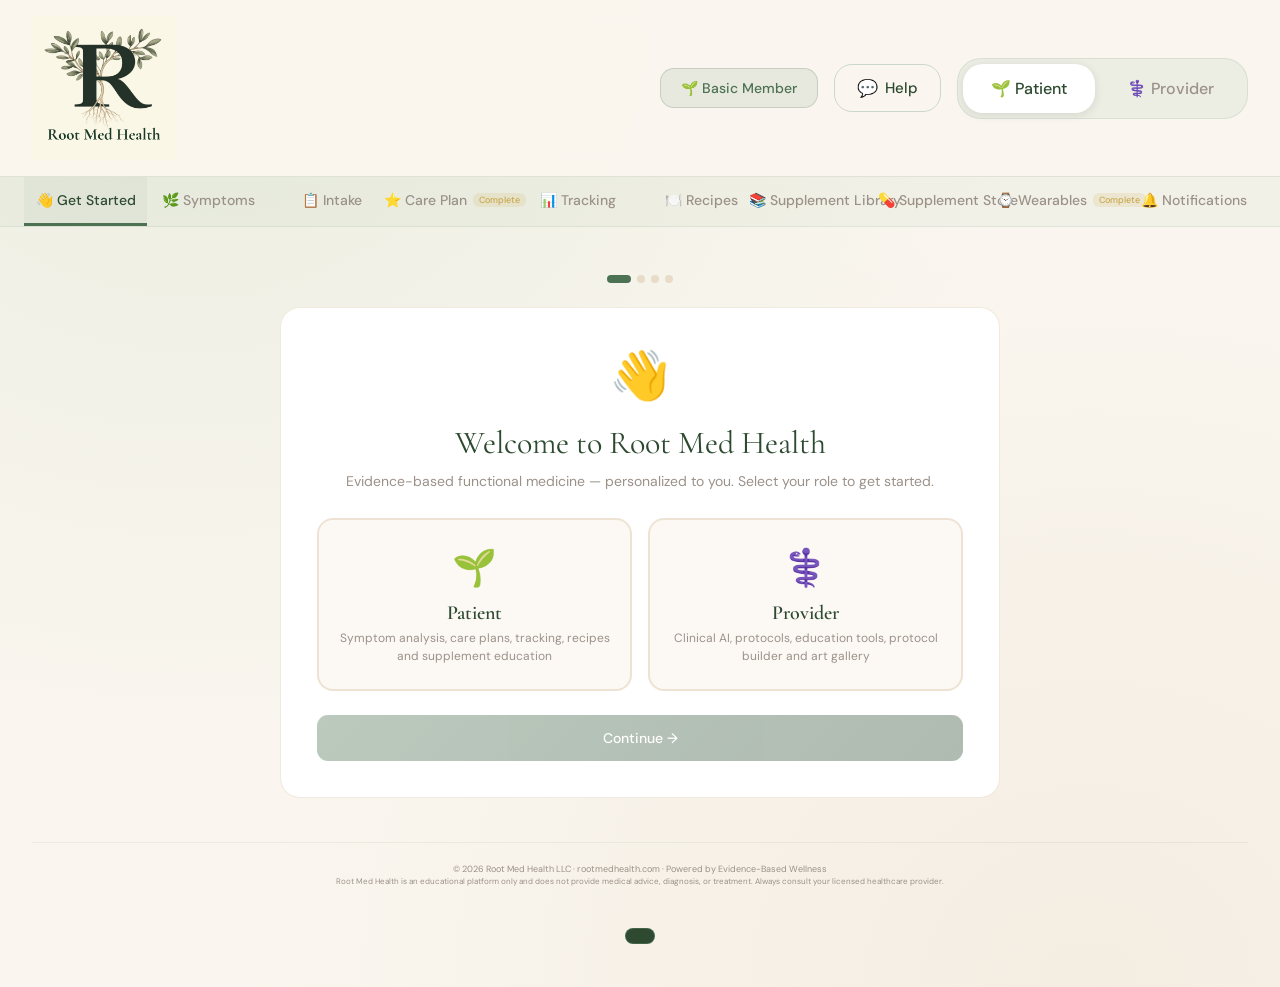
<file: index.html>
<!DOCTYPE html>
<html lang="en">
<head>
<meta charset="UTF-8">
<meta name="viewport" content="width=device-width, initial-scale=1.0">
<meta name="description" content="Root Med Health — Evidence-based functional medicine personalized to you">
<meta name="theme-color" content="#2d4a30">
<title>Root Med Health</title>
<link rel="manifest" href="/manifest.json">
<link rel="apple-touch-icon" href="/icons/icon-180.png">
<link href="https://fonts.googleapis.com/css2?family=Cormorant+Garamond:ital,wght@0,300;0,400;0,500;0,600;1,300;1,400&family=DM+Sans:wght@300;400;500&display=swap" rel="stylesheet">
<link rel="stylesheet" href="styles.css">
</head>
<body class="patient-mode">

<!-- HEADER -->
<div class="header">
  <div class="logo" onclick="switchTab(isProvider?'dashboard':'symptoms',null)">
    <img src="/logo.png" class="logo-img" alt="Root Med Health"
      onerror="this.style.display='none';document.getElementById('lf').style.display='flex'">
    <div id="lf" class="logo-fallback">
      <div class="logo-orb">🌿</div>
      <div><span class="logo-text">Root Med Health</span><span class="logo-sub">Evidence-Based Wellness</span></div>
    </div>
  </div>
  <div class="header-right">
    <span class="tier-badge" id="tier-badge">🌱 Basic Member</span>
    <button onclick="openHelp()" style="padding:12px 22px;border-radius:18px;border:1.5px solid rgba(122,158,126,.35);background:transparent;font-family:'DM Sans',sans-serif;font-size:15px;font-weight:500;cursor:pointer;transition:all .18s;display:flex;align-items:center;gap:7px;color:var(--sage-dark)" onmouseover="this.style.background='rgba(77,114,83,.08)'" onmouseout="this.style.background='transparent'">
      <span style="font-size:17px">💬</span> Help
    </button>
    <div class="mode-pills">
      <button class="mpill active" id="pill-patient" onclick="setMode('patient',this)">🌱 Patient</button>
      <button class="mpill" id="pill-provider" onclick="setMode('provider',this)">⚕️ Provider</button>
    </div>
  </div>
</div>

<!-- PATIENT TABS -->
<div class="main-tabs" id="patient-tabs">
  <button class="mtab active" onclick="switchTab('onboard',this)">👋 Get Started</button>
  <button class="mtab" onclick="switchTab('symptoms',this)">🌿 Symptoms</button>
  <button class="mtab" onclick="switchTab('intake',this)">📋 Intake</button>
  <button class="mtab" onclick="switchTab('careplan',this)">⭐ Care Plan <span class="tier-lock">Complete</span></button>
  <button class="mtab" onclick="switchTab('tracker',this)">📊 Tracking</button>
  <button class="mtab" onclick="switchTab('recipes',this)">🍽️ Recipes</button>
  <button class="mtab" onclick="switchTab('supplements',this)">📚 Supplement Library</button>
  <button class="mtab" onclick="switchTab('store',this)">💊 Supplement Store</button>
  <button class="mtab" onclick="switchTab('wearables',this)">⌚ Wearables <span class="tier-lock">Complete</span></button>
  <button class="mtab" onclick="switchTab('notifications',this)">🔔 Notifications</button>
</div>

<!-- PROVIDER TABS -->
<div class="main-tabs" id="provider-tabs" style="display:none">
  <button class="mtab active" onclick="switchTab('dashboard',this)">📊 Dashboard</button>
  <button class="mtab" onclick="switchTab('research',this)">🔬 Condition Research</button>
  <button class="mtab" onclick="switchTab('dietary',this)">🥗 Dietary Education</button>
  <button class="mtab" onclick="switchTab('prov-supplements',this)">📚 Supplement Education</button>
  <button class="mtab" onclick="switchTab('labs',this)">🧪 Lab Reference</button>
  <button class="mtab" onclick="switchTab('protocols',this)">📋 Protocols</button>
  <button class="mtab" onclick="switchTab('handouts',this)">📄 Handouts</button>
  <button class="mtab" onclick="switchTab('prov-store',this)">💊 Supplement Store</button>
  <button class="mtab" onclick="switchTab('builder',this)">🩺 Protocol Builder</button>
  <button class="mtab" onclick="switchTab('gallery',this)">🖼️ Art Gallery</button>
</div>

<div class="main" id="main-content">

<!-- ONBOARDING -->
<div id="v-onboard" class="view active">
  <div class="ob-wrap">
    <div class="step-dots">
      <div class="sdot active" id="dot-0"></div>
      <div class="sdot" id="dot-1"></div>
      <div class="sdot" id="dot-2"></div>
      <div class="sdot" id="dot-3"></div>
    </div>
    <div class="ob-card active" id="ob-0">
      <span class="ob-icon">👋</span>
      <div class="ob-title">Welcome to Root Med Health</div>
      <div class="ob-sub">Evidence-based functional medicine — personalized to you. Select your role to get started.</div>
      <div class="role-grid">
        <div class="role-card" id="role-patient" onclick="selectRole('patient')">
          <span class="role-emoji">🌱</span>
          <div class="role-name">Patient</div>
          <div class="role-desc">Symptom analysis, care plans, tracking, recipes and supplement education</div>
        </div>
        <div class="role-card" id="role-provider" onclick="selectRole('provider')">
          <span class="role-emoji">⚕️</span>
          <div class="role-name">Provider</div>
          <div class="role-desc">Clinical AI, protocols, education tools, protocol builder and art gallery</div>
        </div>
      </div>
      <button class="btn-primary" id="btn-ob-0" disabled onclick="obStep(1)" style="margin-top:6px">Continue →</button>
    </div>
    <div class="ob-card" id="ob-1">
      <span class="ob-icon">🪪</span>
      <div class="ob-title">Age Verification</div>
      <div class="ob-sub">Root Med Health is for adults 18 years of age and older.</div>
      <div class="check-row" id="age-check" onclick="toggleCheck('age')">
        <div class="checkbox" id="cb-age"></div>
        <div><div class="check-label">I confirm I am 18 years of age or older</div><div class="check-sub">You must be 18+ to access this platform.</div></div>
      </div>
      <button class="btn-primary" id="btn-ob-1" disabled onclick="obStep(2)">Continue →</button>
      <button class="btn-back" onclick="obStep(0)">← Back</button>
    </div>
    <div class="ob-card" id="ob-2">
      <span class="ob-icon">⚕️</span>
      <div class="ob-title">Medical Disclaimer</div>
      <div class="ob-sub">Please read and scroll to the bottom to acknowledge.</div>
      <div class="disc-scroll" id="disc-scroll" onscroll="checkDiscScroll()">
        <h4>Not a substitute for medical care</h4>
        <p>Root Med Health is an educational platform only. All content, symptom analysis, lab interpretations, and supplement information are for general educational purposes and do not constitute medical advice, diagnosis, or treatment.</p>
        <h4>Consult your healthcare provider</h4>
        <p>Nothing on this platform replaces your primary care physician or other licensed healthcare provider. Always consult your PCP before making changes to your diet, supplements, or medications.</p>
        <h4>AI outputs</h4>
        <p>This platform uses artificial intelligence to generate health-related insights. AI outputs may be incorrect or incomplete and should never be acted upon without independent verification by a qualified healthcare provider.</p>
        <h4>Supplements — Designs for Health</h4>
        <p>Supplement recommendations are educational only. The Designs for Health store is operated by Designs for Health — purchases are subject to their terms and privacy policy. Always discuss supplement use with your healthcare provider.</p>
        <h4>Emergency situations</h4>
        <p>This platform is not for emergencies. If you are experiencing a medical emergency, call 911 immediately. Scroll to the bottom to acknowledge this disclaimer.</p>
      </div>
      <div class="check-row" id="disc-check" onclick="toggleCheck('disc')" style="pointer-events:none;opacity:.4">
        <div class="checkbox" id="cb-disc"></div>
        <div><div class="check-label">I have read and understand the medical disclaimer</div><div class="check-sub">I acknowledge Root Med Health is educational only.</div></div>
      </div>
      <button class="btn-primary" id="btn-ob-2" disabled onclick="obStep(3)" style="margin-top:6px">I Agree and Continue →</button>
      <button class="btn-back" onclick="obStep(1)">← Back</button>
    </div>
    <div class="ob-card" id="ob-3">
      <div style="text-align:center">
        <div class="success-ring">🌿</div>
        <div class="ob-title">You are all set</div>
        <div style="display:inline-block;background:rgba(77,114,83,.1);color:#2d5a30;border:1px solid rgba(77,114,83,.25);border-radius:20px;padding:4px 14px;font-size:11px;font-weight:500;margin-bottom:14px" id="ob-role-badge"></div>
        <div class="ob-sub" id="ob-success-sub"></div>
        <button class="btn-primary" onclick="enterPlatform()">Enter Root Med Health →</button>
      </div>
    </div>
  </div>
</div>

<!-- SYMPTOM CHECKER -->
<div id="v-symptoms" class="view">
  <div class="card">
    <div class="card-title">Symptom Checker</div>
    <div class="card-sub">Select your symptoms or describe them — get functional medicine root cause insights and personalized support strategies.</div>
    <div id="sym-input-area">
      <div class="chips" id="sym-tags"></div>
      <textarea class="inp" id="sym-text" style="margin-bottom:12px" placeholder="e.g. I have been exhausted even after 8 hours of sleep, bloated after meals, brain fog most mornings..." oninput="checkSymBtn()"></textarea>
      <div class="grid-2">
        <div class="fld"><label class="fld-label">Age Range</label><select class="inp" id="sym-age"><option value="">Select</option><option>18-25</option><option>26-35</option><option>36-45</option><option>46-55</option><option>56-65</option><option>65+</option></select></div>
        <div class="fld"><label class="fld-label">Biological Sex</label><select class="inp" id="sym-sex"><option value="">Select</option><option>Female</option><option>Male</option><option>Other</option></select></div>
        <div class="fld"><label class="fld-label">Duration</label><select class="inp" id="sym-dur"><option value="">Select</option><option>Under 2 weeks</option><option>2-4 weeks</option><option>1-3 months</option><option>3-6 months</option><option>6+ months</option><option>Years</option></select></div>
        <div class="fld"><label class="fld-label">Key context</label><input type="text" class="inp" id="sym-ctx" placeholder="e.g. postpartum, high stress..."></div>
      </div>
      <button class="btn-primary" id="sym-btn" onclick="analyzeSymptoms()" disabled>🌿 Explore Root Causes</button>
    </div>
    <div id="sym-loading" style="display:none"></div>
    <div id="sym-results" style="display:none"></div>
  </div>
  <div class="disc"><span style="font-size:13px;flex-shrink:0">⚠️</span><div class="disc-txt"><strong>Educational only</strong>Not medical advice. Always work with a qualified healthcare provider. Root Med Health · rootmedhealth.com</div></div>
</div>

<!-- INTAKE -->
<div id="v-intake" class="view">
  <div class="card">
    <div class="card-title">Health Intake Questionnaire</div>
    <div class="card-sub">Complete your health profile to power your personalized care plan. Takes about 5 minutes.</div>
    <div class="intake-progress" id="intake-progress"></div>
    <div id="intake-steps"></div>
  </div>
</div>

<!-- CARE PLAN -->
<div id="v-careplan" class="view">
  <div class="mb-banner mb-complete">
    <div>
      <div class="mb-title">Complete Membership</div>
      <div class="mb-sub">Personalized lab analysis and care plan built around your specific results.</div>
      <div class="mb-perks"><span class="mb-perk">Lab analysis</span><span class="mb-perk">Custom care plan</span><span class="mb-perk">90-day refresh</span><span class="mb-perk">DFH supplement links</span></div>
    </div>
    <div style="text-align:right;flex-shrink:0">
      <div class="mb-price">$79</div>
      <div class="mb-period">one-time · includes 30 days free</div>
      <span class="mb-trial">then $12.99/month or $129/year</span>
    </div>
  </div>
  <div class="lock-overlay" id="careplan-lock">
    <span class="lock-icon">🔬</span>
    <div class="lock-title">Lab Analysis + Personalized Care Plan</div>
    <div class="lock-sub">Upload your lab values and receive a complete functional medicine interpretation with personalized supplement recommendations linked to Designs for Health products, dietary guidance, and an implementation timeline — refreshed every 90 days.</div>
    <button class="btn-upgrade" onclick="unlockCarePlan()">Get Lab Analysis — $79 →</button>
  </div>
  <div id="careplan-content" style="display:none"></div>
  <div class="disc"><span style="font-size:13px;flex-shrink:0">⚠️</span><div class="disc-txt"><strong>Educational only</strong>Care plans are AI-generated educational content and do not constitute medical advice. Root Med Health · rootmedhealth.com</div></div>
</div>

<!-- TRACKING -->
<div id="v-tracker" class="view">
  <div class="date-nav">
    <button class="date-btn" onclick="changeDay(-1)">← Prev</button>
    <div style="text-align:center;flex:1"><div class="date-display" id="date-display"></div><span class="date-sub" id="date-sub"></span></div>
    <button class="date-btn" onclick="changeDay(1)">Next →</button>
  </div>
  <div class="carb-card">
    <div class="carb-header"><div class="carb-title">🥗 Net Carb Tracker</div><span class="carb-badge">Priority for diabetic patients</span></div>
    <div class="carb-big">
      <div><div class="carb-label">Net carbs today</div><div class="carb-num" id="carb-current">0</div></div>
      <div class="carb-div">/</div>
      <div><div class="carb-label">Daily goal</div><div class="carb-goal-num" id="carb-goal-display">50g</div></div>
      <div id="carb-remaining-badge"></div>
    </div>
    <div class="carb-bar"><div class="carb-fill" id="carb-fill" style="width:0%"></div></div>
    <div class="carb-formula">Net Carbs = Total Carbohydrates minus Dietary Fiber</div>
    <div class="carb-breakdown">
      <div class="cb-item"><div class="cb-val" id="cb-total">0g</div><div class="cb-lbl">Total Carbs</div></div>
      <div class="cb-item"><div class="cb-val" id="cb-fiber">0g</div><div class="cb-lbl">Fiber</div></div>
      <div class="cb-item"><div class="cb-val" id="cb-net">0g</div><div class="cb-lbl">Net Carbs</div></div>
    </div>
    <div class="goal-btns">
      <span style="font-size:10px;color:var(--gray)">Goal:</span>
      <button class="gbtn" onclick="setCarbGoal(20,this)">20g Keto</button>
      <button class="gbtn active" onclick="setCarbGoal(50,this)">50g Low-carb</button>
      <button class="gbtn" onclick="setCarbGoal(100,this)">100g Moderate</button>
      <button class="gbtn" onclick="setCarbGoal(130,this)">130g Standard</button>
      <input type="number" class="custom-goal" placeholder="Custom" oninput="setCarbGoal(parseInt(this.value)||50,null)">
    </div>
    <div class="food-log-title">Food Log</div>
    <div class="food-add-row"><input type="text" class="food-search-inp" id="quick-food-search" placeholder="Search food database..." oninput="quickFoodSearch()"></div>
    <div id="quick-food-results" style="display:none" class="food-dropdown"></div>
    <div class="log-items" id="food-log-items"><div class="log-empty">No foods logged yet — search above</div></div>
  </div>
  <div class="section-label">Daily Metrics</div>
  <div class="metrics-grid" id="metrics-grid"></div>
  <div class="chart-card">
    <div class="chart-header">
      <div class="chart-title">📈 Weekly Progress</div>
      <select class="chart-sel" id="chart-metric-sel" onchange="renderChart()">
        <option value="weight">Weight</option><option value="water">Water</option>
        <option value="netCarbs">Net Carbs</option><option value="steps">Steps</option>
        <option value="sleep">Sleep</option><option value="glucose">Glucose</option>
      </select>
    </div>
    <div style="position:relative;padding-bottom:22px"><div class="chart-bars" id="chart-bars"></div></div>
  </div>
  <div class="card" style="margin-bottom:14px">
    <div class="card-title" style="font-size:16px;margin-bottom:8px">📝 Daily Notes</div>
    <textarea class="inp" id="daily-notes" style="min-height:70px" placeholder="How are you feeling today? Energy, symptoms, mood..."></textarea>
  </div>
  <div class="save-bar">
    <div class="save-bar-text"><strong id="save-bar-label">Today's Log</strong><span>Save your metrics and notes</span></div>
    <button class="btn-save" onclick="saveDay()">💾 Save Day</button>
  </div>
  <div class="disc"><span style="font-size:13px;flex-shrink:0">⚠️</span><div class="disc-txt"><strong>Educational only</strong>Tracking is for personal awareness, not medical monitoring. Root Med Health · rootmedhealth.com</div></div>
</div>

<!-- RECIPES -->
<div id="v-recipes" class="view">
  <div class="card">
    <div class="card-title">Allergy Profile</div>
    <div class="card-sub">Applied to all recipe recommendations — allergens are never included.</div>
    <div class="allergy-bar" id="allergy-bar"><span style="font-size:16px;flex-shrink:0">🛡️</span><span class="af-text">Allergy-safe filtering active</span><div id="af-tags" style="display:flex;gap:4px;flex-wrap:wrap"></div></div>
    <div class="section-label">🚨 Allergies</div><div class="chips" id="chips-allergens"></div>
    <div class="section-label">⚠️ Intolerances</div><div class="chips" id="chips-intolerances"></div>
    <div class="section-label">🌿 Dietary Preferences</div><div class="chips" id="chips-preferences"></div>
    <button class="btn-primary" style="margin-top:12px" onclick="saveAllergyProfile()">✓ Save Allergy Profile</button>
  </div>
  <div class="card">
    <div class="card-title">AI Recipe Library</div>
    <div class="card-sub">Personalized allergy-safe recipes with net carbs on every recipe.</div>
    <button class="btn-primary" id="btn-gen-recipes" onclick="generateRecipes()" style="margin-bottom:12px">✨ Generate Allergy-Safe Recipes</button>
    <div id="recipe-loading" style="display:none"></div>
    <div class="recipe-grid" id="recipe-grid"></div>
    <div id="recipe-empty" style="text-align:center;padding:28px;color:var(--gray);font-size:12px"><div style="font-size:28px;margin-bottom:8px">🌿</div><div style="font-family:'Cormorant Garamond',serif;font-size:18px;color:var(--deep);margin-bottom:5px">No recipes yet</div>Save your allergy profile and tap Generate to create your personalized recipe library.</div>
  </div>
  <div class="disc"><span style="font-size:13px;flex-shrink:0">⚠️</span><div class="disc-txt"><strong>Always verify ingredients</strong>Root Med Health cannot guarantee a completely allergen-free result. Always read full ingredient labels. Root Med Health · rootmedhealth.com</div></div>
</div>

<!-- PATIENT SUPPLEMENTS -->
<div id="v-supplements" class="view">
  <div class="card">
    <div class="card-title">Supplement Education Library</div>
    <div class="card-sub">Evidence-informed supplement information — generic and form-specific. Always consult your provider before starting any supplement.</div>
    <div class="search-wrap"><span class="search-icon">🔍</span><input type="text" placeholder="Search supplements..." oninput="filterSupplements('patient',this.value)"></div>
    <div class="supp-grid" id="pat-supp-grid"></div>
    <div id="pat-supp-detail"></div>
  </div>
  <div class="disc"><span style="font-size:13px;flex-shrink:0">💊</span><div class="disc-txt"><strong>Educational only</strong>Shop Designs for Health via the Supplement Store tab. Always consult your provider. Root Med Health · rootmedhealth.com</div></div>
</div>

<!-- PATIENT DFH STORE -->
<div id="v-store" class="view">
  <div class="dfh-hero">
    <div class="dfh-eyebrow">Root Med Health · Official Supplement Partner</div>
    <div class="dfh-title">Designs for Health</div>
    <div class="dfh-sub">Professional-grade, practitioner-curated supplements — available exclusively to Root Med Health members. Every product recommended in your care plan is available here.</div>
    <div class="dfh-badges"><span class="dfh-badge">✓ Practitioner-grade quality</span><span class="dfh-badge">✓ Third-party tested</span><span class="dfh-badge">✓ GMP certified</span><span class="dfh-badge">✓ Care plan linked</span></div>
    <div class="dfh-partner-strip"><div class="dfh-partner-logo">💊</div><div class="dfh-partner-text"><strong>Official Root Med Health Supplement Partner</strong><span>Purchase directly from your personalized care plan recommendations</span></div></div>
  </div>
  <div class="embed-zone">
    <div class="embed-placeholder">
      <span class="embed-placeholder-icon">🏪</span>
      <div class="embed-placeholder-title">Designs for Health Store</div>
      <div class="embed-placeholder-sub">The full Designs for Health product catalog will appear here. Your developer replaces this placeholder with the embed code provided by your DFH representative.</div>
      <div class="embed-code-box"><div class="ecb-label">Developer — replace this with the DFH embed code</div><div class="ecb-code">&lt;!-- DFH PATIENT STORE EMBED --&gt;<br>&lt;iframe src="[DFH_EMBED_URL]"<br>&nbsp;&nbsp;width="100%" height="700"<br>&nbsp;&nbsp;frameborder="0" allow="payment"&gt;<br>&lt;/iframe&gt;</div></div>
      <div class="embed-coming">🔔 Store launching soon — embed code from DFH pending</div>
    </div>
  </div>
  <div class="disc"><span style="font-size:13px;flex-shrink:0">💊</span><div class="disc-txt"><strong>Practitioner-recommended supplements</strong>All supplements are curated through Designs for Health. Always consult your healthcare provider. Root Med Health · rootmedhealth.com</div></div>
</div>

<!-- WEARABLES -->
<div id="v-wearables" class="view">
  <div class="mb-banner mb-complete" style="margin-bottom:16px">
    <div><div class="mb-title">Complete Membership Feature</div><div class="mb-sub">Connect your wearable devices for automatic daily metric sync.</div></div>
    <div style="text-align:right;flex-shrink:0"><button class="btn-mb" onclick="unlockCarePlan()">Upgrade to Complete</button></div>
  </div>
  <div class="data-stream">
    <div class="ds-title"><span class="live-dot"></span> Sample connected data — today</div>
    <div class="ds-grid">
      <div class="ds-item"><div class="ds-source">Steps</div><div class="ds-val">7,842</div><div class="ds-unit">steps</div><div class="ds-label">92% of goal</div><div class="ds-badge dsb-apple">Apple Watch</div></div>
      <div class="ds-item"><div class="ds-source">Sleep</div><div class="ds-val">7.4</div><div class="ds-unit">hours</div><div class="ds-label">Deep 1.8h · REM 2.1h</div><div class="ds-badge dsb-oura">Oura Ring</div></div>
      <div class="ds-item"><div class="ds-source">HRV</div><div class="ds-val">48</div><div class="ds-unit">ms</div><div class="ds-label">Above baseline</div><div class="ds-badge dsb-oura">Oura Ring</div></div>
      <div class="ds-item"><div class="ds-source">Resting HR</div><div class="ds-val">62</div><div class="ds-unit">bpm</div><div class="ds-label">Optimal range</div><div class="ds-badge dsb-apple">Apple Watch</div></div>
      <div class="ds-item"><div class="ds-source">Readiness</div><div class="ds-val">78</div><div class="ds-unit">/ 100</div><div class="ds-label">Good recovery</div><div class="ds-badge dsb-oura">Oura Ring</div></div>
      <div class="ds-item"><div class="ds-source">Active Cal</div><div class="ds-val">486</div><div class="ds-unit">kcal</div><div class="ds-label">81% of goal</div><div class="ds-badge dsb-apple">Apple Watch</div></div>
    </div>
  </div>
  <div class="section-label">Connect your devices</div>
  <div class="wearable-grid" id="wearable-grid"></div>
  <div class="disc" style="margin-top:14px"><span style="font-size:13px;flex-shrink:0">🔔</span><div class="disc-txt"><strong>Integration notes</strong>Oura, Garmin, and Fitbit connect via REST API. Apple Watch requires the native iOS app. WHOOP and CGM are Phase 2. Root Med Health · rootmedhealth.com</div></div>
</div>

<!-- NOTIFICATIONS -->
<div id="v-notifications" class="view">
  <div class="card">
    <div class="card-title">🔔 Notification Settings</div>
    <div class="card-sub">Enable daily check-ins — a morning quote and an evening tracking reminder.</div>
    <div class="notif-status" id="notif-status"></div>
    <button class="btn-primary" id="btn-enable-notif" onclick="requestNotifPermission()">Enable Notifications</button>
  </div>
  <div class="card">
    <div class="card-title">🌅 Morning Encouragement</div>
    <div class="card-sub">A daily quote delivered each morning to set a positive tone for your day.</div>
    <div class="toggle-row"><div><div class="toggle-label">Morning notification</div><div class="toggle-sub">Inspirational quote + daily intention</div></div><div class="toggle on" onclick="this.classList.toggle('on')"></div></div>
    <div class="time-row">
      <div class="time-fld"><label>Delivery time</label><input type="time" id="morning-time" value="07:30"></div>
      <div class="time-fld"><label>Days</label><select id="morning-days"><option>Every day</option><option>Weekdays only</option><option>Weekends only</option></select></div>
    </div>
    <div class="quote-preview"><div class="quote-eyebrow">🌿 Root Med Health · Morning Encouragement</div><div class="quote-text" id="morning-quote-text"></div><div class="quote-sub" id="morning-quote-sub"></div><button class="btn-new-quote" onclick="refreshQuote()">↻ New quote</button></div>
    <button class="btn-outline" style="width:100%;margin-top:10px" onclick="sendTestMorning()">📬 Send test morning notification</button>
  </div>
  <div class="card">
    <div class="card-title">🌙 Evening Tracking Reminder</div>
    <div class="card-sub">A gentle end-of-day reminder to log your activity, water, and diet.</div>
    <div class="toggle-row"><div><div class="toggle-label">Evening reminder</div><div class="toggle-sub">Daily tracking check-in</div></div><div class="toggle on" onclick="this.classList.toggle('on')"></div></div>
    <div class="toggle-row"><div><div class="toggle-label">Include daily summary</div><div class="toggle-sub">Net carbs, water, and steps</div></div><div class="toggle on" onclick="this.classList.toggle('on')"></div></div>
    <div class="toggle-row"><div><div class="toggle-label">Motivational message</div><div class="toggle-sub">Include a brief encouraging note</div></div><div class="toggle on" onclick="this.classList.toggle('on')"></div></div>
    <div class="time-row"><div class="time-fld"><label>Reminder time</label><input type="time" id="evening-time" value="20:30"></div></div>
    <button class="btn-outline" style="width:100%;margin-top:10px" onclick="sendTestEvening()">📬 Send test evening notification</button>
  </div>
  <div class="disc"><span style="font-size:13px;flex-shrink:0">🔔</span><div class="disc-txt"><strong>About notifications</strong>On iPhone, add Root Med Health to your Home Screen via Safari Share button for full notification support. Root Med Health · rootmedhealth.com</div></div>
</div>

<!-- PROVIDER DASHBOARD -->
<div id="v-dashboard" class="view">
  <div class="sub-box">
    <div>
      <div class="sb-title">Provider Subscription — Active</div>
      <div class="sb-sub">Full clinical platform + complete patient access · Next billing: June 1, 2026</div>
      <div class="sb-perks">
        <span class="sb-perk">Clinical AI</span>
        <span class="sb-perk">Protocol library</span>
        <span class="sb-perk">Education suite</span>
        <span class="sb-perk">Protocol builder</span>
        <span class="sb-perk">Art gallery</span>
        <span class="sb-perk">DFH store</span>
        <span class="sb-perk">⭐ Full patient access</span>
        <span class="sb-perk">Personal health tracking</span>
        <span class="sb-perk">Wearables</span>
        <span class="sb-perk">Personal care plan</span>
      </div>
      <div style="background:rgba(77,114,83,.08);border:1px solid rgba(77,114,83,.2);border-radius:9px;padding:11px 14px;font-size:12px;color:var(--sage-dark);margin-top:10px;line-height:1.65">
        🌱 <strong>Dual-mode access included — at no extra cost:</strong> Switch to Patient mode anytime using the toggle above to track your own health data, run a personal symptom check, generate your own AI care plan, log your nutrition, connect your wearables, and access the full patient experience — everything in Patient Complete is included with your Provider subscription.
      </div>
      <div class="no-wholesale">⊘ Wholesale supplement pricing — launching when DFH integration is confirmed</div>
    </div>
    <div style="text-align:right;flex-shrink:0"><div class="sb-price-val">$59<small style="font-size:13px">/mo</small></div><div class=sb-period>or $599/year · Save 15%</div></div>
  </div>
  <div class="dash-grid">
    <div class="dash-stat ds-green"><span class="dash-stat-icon">👥</span><div class="dash-stat-val">—</div><div class="dash-stat-label">Active patients</div><div class="dash-stat-sub">Connect patient portal to populate</div></div>
    <div class="dash-stat ds-gold"><span class="dash-stat-icon">📋</span><div class="dash-stat-val">—</div><div class="dash-stat-label">Care plans</div><div class="dash-stat-sub">Via patient Complete memberships</div></div>
    <div class="dash-stat ds-blue"><span class="dash-stat-icon">🔬</span><div class="dash-stat-val">—</div><div class="dash-stat-label">Research queries</div><div class="dash-stat-sub">This month</div></div>
    <div class="dash-stat ds-purple"><span class="dash-stat-icon">📄</span><div class="dash-stat-val">—</div><div class="dash-stat-label">Handouts generated</div><div class="dash-stat-sub">This month</div></div>
    <div class="dash-stat ds-terra"><span class="dash-stat-icon">🖼️</span><div class="dash-stat-val" id="gallery-count">0</div><div class="dash-stat-label">Gallery images</div><div class="dash-stat-sub">Tap Gallery tab to upload</div></div>
  </div>
  <div class="dash-activity">
    <div class="da-title">Quick actions</div>
    <div class="da-item" onclick="switchProvTab('research')"><div class="da-icon">🔬</div><div class="da-text"><div class="da-main">Research a condition</div><div class="da-sub">AI-powered functional medicine insights</div></div><div class="da-arrow">→</div></div>
    <div class="da-item" onclick="switchProvTab('builder')"><div class="da-icon">🩺</div><div class="da-text"><div class="da-main">Build a protocol template</div><div class="da-sub">Functional medicine protocol with DFH supplement links</div></div><div class="da-arrow">→</div></div>
    <div class="da-item" onclick="switchProvTab('handouts')"><div class="da-icon">📄</div><div class="da-text"><div class="da-main">Generate a patient handout</div><div class="da-sub">Print-ready, plain-language education</div></div><div class="da-arrow">→</div></div>
    <div class="da-item" onclick="switchProvTab('labs')"><div class="da-icon">🧪</div><div class="da-text"><div class="da-main">Look up a lab value</div><div class="da-sub">Conventional vs functional ranges</div></div><div class="da-arrow">→</div></div>
    <div class="da-item" onclick="switchProvTab('protocols')"><div class="da-icon">📋</div><div class="da-text"><div class="da-main">View protocol library</div><div class="da-sub">6 IFM-informed clinical protocols</div></div><div class="da-arrow">→</div></div>
    <div class="da-item" onclick="setMode('patient',document.getElementById('pill-patient'))"><div class="da-icon">🌱</div><div class="da-text"><div class="da-main">Switch to my patient dashboard</div><div class="da-sub">Track your health, care plan, recipes, wearables — included free</div></div><div class="da-arrow">→</div></div>
  </div>
  <div class="disc"><span style="font-size:13px;flex-shrink:0">⚠️</span><div class="disc-txt"><strong>Provider platform</strong>Root Med Health provides supplementary educational tools. Providers are solely responsible for all clinical decisions. Root Med Health · rootmedhealth.com</div></div>
</div>

<!-- CONDITION RESEARCH -->
<div id="v-research" class="view">
  <div class="card">
    <div class="card-title">Condition Research Engine <span class="prov-tag">AI-Powered</span></div>
    <div class="card-sub">Search any condition for evidence-informed functional medicine insights, root causes, labs, dietary protocols, and supplement considerations.</div>
    <input type="text" class="inp" id="research-input" placeholder="e.g. Hashimoto's thyroiditis, insulin resistance, PCOS, leaky gut..." onkeydown="if(event.key==='Enter')runResearch()" oninput="checkResearchBtn()" style="margin-bottom:10px">
    <div class="chips" id="research-chips"></div>
    <button class="btn-primary" id="btn-research" onclick="runResearch()" disabled>🔬 Research This Condition</button>
  </div>
  <div id="research-results"></div>
</div>

<!-- DIETARY EDUCATION -->
<div id="v-dietary" class="view">
  <div class="card">
    <div class="card-title">Dietary Education Generator <span class="prov-tag">Evidence-Based</span></div>
    <div class="card-sub">Generate comprehensive dietary education for patients tailored to specific protocols.</div>
    <div class="fld"><label class="fld-label">Dietary protocol</label>
      <select class="inp" id="diet-protocol">
        <option>Anti-Inflammatory Diet</option><option>Thyroid Support Nutrition</option>
        <option>Blood Sugar Balance and Insulin Resistance</option><option>Gut Healing (4R Protocol)</option>
        <option>Mediterranean Diet</option><option>Low-Histamine Diet</option>
        <option>Elimination Diet</option><option>Ketogenic / Low-Carb Therapeutic</option>
        <option>Adrenal Support Nutrition</option><option>Cardiovascular Protective Diet</option>
        <option>Hormone Balancing Diet</option><option>Detox Support Diet</option>
      </select>
    </div>
    <div class="grid-2">
      <div class="fld"><label class="fld-label">Patient population (optional)</label><input type="text" class="inp" id="diet-population" placeholder="e.g. Postmenopausal women..."></div>
      <div class="fld"><label class="fld-label">Key nutrients to emphasize</label><input type="text" class="inp" id="diet-emphasis" placeholder="e.g. Selenium, omega-3..."></div>
    </div>
    <button class="btn-primary" onclick="generateDietEdu()" id="btn-diet">🥗 Generate Dietary Education</button>
    <div id="diet-output"></div>
  </div>
</div>

<!-- PROVIDER SUPPLEMENTS -->
<div id="v-prov-supplements" class="view">
  <div class="card">
    <div class="card-title">Supplement Education Library <span class="prov-tag">Clinical Reference</span></div>
    <div class="card-sub">Full clinical reference — mechanisms, dosing, preferred forms, interactions, contraindications. All generic and form-specific. No brand names.</div>
    <div class="search-wrap"><span class="search-icon">🔍</span><input type="text" placeholder="Search supplements..." oninput="filterSupplements('provider',this.value)"></div>
    <div class="supp-grid" id="prov-supp-grid"></div>
    <div id="prov-supp-detail"></div>
  </div>
  <div class="disc"><span style="font-size:13px;flex-shrink:0">⚠️</span><div class="disc-txt"><strong>Generic, form-specific only</strong>Providers are responsible for all clinical supplement recommendations. Root Med Health · rootmedhealth.com</div></div>
</div>

<!-- LAB REFERENCE -->
<div id="v-labs" class="view">
  <div class="card">
    <div class="card-title">Functional Lab Reference <span class="prov-tag">Functional Ranges</span></div>
    <div class="card-sub">Conventional vs functional medicine ranges with clinical significance notes and flag guidance.</div>
    <div style="position:relative;margin-bottom:12px"><span class="search-icon">🔍</span><input type="text" style="width:100%;padding:9px 12px 9px 32px;border:1px solid rgba(45,74,48,.8);border-radius:10px;background:rgba(15,26,18,.5);font-family:'DM Sans',sans-serif;font-size:12px;color:var(--pt);outline:none;" placeholder="Search lab markers..." oninput="filterLabs(this.value)"></div>
    <div class="lab-grid" id="lab-grid"></div>
  </div>
  <div class="disc"><span style="font-size:13px;flex-shrink:0">⚠️</span><div class="disc-txt"><strong>Reference only</strong>All lab interpretation must be performed by a licensed healthcare provider. Root Med Health · rootmedhealth.com</div></div>
</div>

<!-- PROTOCOLS -->
<div id="v-protocols" class="view">
  <div class="card">
    <div class="card-title">IFM-Informed Protocol Library <span class="prov-tag">Clinical Protocols</span></div>
    <div class="card-sub">Six evidence-informed functional medicine protocols with assessment, interventions, supplements, and dietary recommendations.</div>
    <div class="protocol-grid" id="protocol-grid"></div>
    <div id="protocol-detail"></div>
  </div>
  <div class="disc"><span style="font-size:13px;flex-shrink:0">⚠️</span><div class="disc-txt"><strong>Supplementary reference</strong>Does not replace clinical judgment or evidence-based treatment guidelines. Root Med Health · rootmedhealth.com</div></div>
</div>

<!-- HANDOUT GENERATOR -->
<div id="v-handouts" class="view">
  <div class="card">
    <div class="card-title">Patient Handout Generator <span class="prov-tag">Print-Ready</span></div>
    <div class="card-sub">Generate plain-language patient education handouts on any topic — immediately printable or shareable.</div>
    <div class="fld"><label class="fld-label">Handout type</label>
      <select class="inp" id="handout-type">
        <option>Dietary protocol overview</option><option>Supplement protocol with instructions</option>
        <option>Lab results explained (patient-friendly)</option><option>Health condition explained</option>
        <option>Lifestyle recommendations</option><option>Pre-appointment preparation guide</option>
        <option>Post-appointment summary and next steps</option>
      </select>
    </div>
    <div class="fld"><label class="fld-label">Specific topic</label><input type="text" class="inp" id="handout-topic" placeholder="e.g. Hypothyroidism and the gut-thyroid axis..." oninput="checkHandoutBtn()"></div>
    <div class="fld"><label class="fld-label">Patient notes (optional)</label><textarea class="inp" id="handout-notes" placeholder="e.g. 52F, Hashimoto's, recently started levothyroxine..."></textarea></div>
    <button class="btn-primary" id="btn-handout" onclick="generateHandout()" disabled>📄 Generate Patient Handout</button>
    <div id="handout-output"></div>
  </div>
</div>

<!-- PROVIDER DFH STORE -->
<div id="v-prov-store" class="view">
  <div style="background:linear-gradient(135deg,rgba(26,58,92,.8),rgba(45,74,48,.7));border-radius:14px;padding:20px;margin-bottom:14px;border:1px solid rgba(45,106,160,.35)">
    <div style="font-size:9px;letter-spacing:.2em;text-transform:uppercase;color:rgba(168,197,160,.4);margin-bottom:5px">Root Med Health · Provider Access</div>
    <div style="font-family:'Cormorant Garamond',serif;font-size:22px;color:var(--pt);margin-bottom:4px">Designs for Health — Provider Store</div>
    <div style="font-size:11px;color:var(--pm);line-height:1.55;margin-bottom:12px">Access the full Designs for Health catalog. Products you recommend appear in patient care plans with direct purchase links.</div>
    <div style="display:flex;gap:7px;flex-wrap:wrap">
      <span style="font-size:9px;padding:3px 10px;border-radius:10px;background:rgba(45,106,160,.2);color:#7fb3d3;border:1px solid rgba(45,106,160,.3);font-weight:500">✓ Provider pricing</span>
      <span style="font-size:9px;padding:3px 10px;border-radius:10px;background:rgba(77,114,83,.2);color:var(--sage-light);border:1px solid rgba(77,114,83,.3);font-weight:500">✓ Full DFH catalog</span>
      <span style="font-size:9px;padding:3px 10px;border-radius:10px;background:rgba(201,168,76,.15);color:var(--gold);border:1px solid rgba(201,168,76,.25);font-weight:500">✓ Linked to care plans</span>
    </div>
  </div>
  <div class="embed-zone">
    <div class="embed-placeholder">
      <span class="embed-placeholder-icon">🏪</span>
      <div class="embed-placeholder-title">Designs for Health Provider Store</div>
      <div class="embed-placeholder-sub">The provider-facing DFH store embeds here. Developer inserts the embed code from your DFH representative — one line of code.</div>
      <div class="embed-code-box"><div class="ecb-label">Developer — provider embed code goes here</div><div class="ecb-code">&lt;!-- DFH PROVIDER STORE EMBED --&gt;<br>&lt;iframe src="[DFH_PROVIDER_URL]"<br>&nbsp;&nbsp;width="100%" height="700"<br>&nbsp;&nbsp;frameborder="0" allow="payment"&gt;<br>&lt;/iframe&gt;</div></div>
      <div class="embed-coming">🔔 Launching when embed code is received from DFH</div>
    </div>
  </div>
  <div class="disc"><span style="font-size:13px;flex-shrink:0">💊</span><div class="disc-txt"><strong>Designs for Health provider access</strong>Products recommended in care plans are linked to this store for patient purchase. Root Med Health · rootmedhealth.com</div></div>
</div>

<!-- CARE PLAN BUILDER -->
<div id="v-builder" class="view">
  <div class="builder-header">
    <div class="builder-title">🩺 Protocol Builder</div>
    <div class="builder-sub">Build a fully customizable functional medicine protocol with supplement recommendations linked to Designs for Health products, dietary protocols, activity prescriptions, follow-up labs, and protocol notes. No patient-identifiable information is entered or stored.</div>
  </div>
  <div class="card" style="padding:16px">
    <div style="font-size:10px;text-transform:uppercase;letter-spacing:.12em;color:var(--gold);font-weight:500;margin-bottom:10px">Patient Information</div>
    <div class="builder-meta">
      <div class="bm-field"><label>Date of care plan</label><input type="date" id="cp-date"></div>
      <div class="bm-field"><label>Review date (90 days)</label><input type="date" id="cp-review"></div>
      <div class="bm-field"><label>Primary focus</label><input type="text" id="cp-diagnosis" placeholder="e.g. Hashimoto's + insulin resistance"></div>
      <div class="bm-field"><label>Clinician / Practice name</label><input type="text" id="cp-provider" placeholder="e.g. Ashley Zemba, RN CFM"></div>
      <div class="bm-field"><label>Protocol</label>
        <select id="cp-protocol">
          <option>Thyroid Optimization</option><option>Blood Sugar Balance</option>
          <option>Gut Restoration (4R)</option><option>Adrenal and HPA Axis</option>
          <option>Cardiovascular Protection</option><option>Hormone Balance</option>
          <option>Anti-Inflammatory</option><option>Custom</option>
        </select>
      </div>
    </div>
  </div>
  <div class="builder-section">
    <div class="bs-header" onclick="toggleSection('supps')"><div class="bs-title">💊 Supplement Recommendations <span class="bs-count" id="supp-count">0 items</span></div><span class="bs-toggle open" id="toggle-supps">▼</span></div>
    <div class="bs-body open" id="section-supps"><div id="supp-items"></div><button class="btn-add-item" onclick="addSuppItem()">+ Add supplement recommendation</button></div>
  </div>
  <div class="builder-section">
    <div class="bs-header" onclick="toggleSection('diet-b')"><div class="bs-title">🥗 Dietary Recommendations <span class="bs-count" id="diet-b-count">0 items</span></div><span class="bs-toggle" id="toggle-diet-b">▼</span></div>
    <div class="bs-body" id="section-diet-b"><div id="diet-b-items"></div><button class="btn-add-item" onclick="addDietItem()">+ Add dietary recommendation</button></div>
  </div>
  <div class="builder-section">
    <div class="bs-header" onclick="toggleSection('activity')"><div class="bs-title">🏃 Activity Recommendations <span class="bs-count" id="activity-count">0 items</span></div><span class="bs-toggle" id="toggle-activity">▼</span></div>
    <div class="bs-body" id="section-activity"><div id="activity-items"></div><button class="btn-add-item" onclick="addActivityItem()">+ Add activity recommendation</button></div>
  </div>
  <div class="builder-section">
    <div class="bs-header" onclick="toggleSection('labs-b')"><div class="bs-title">🧪 Follow-Up Labs <span class="bs-count" id="labs-b-count">0 items</span></div><span class="bs-toggle" id="toggle-labs-b">▼</span></div>
    <div class="bs-body" id="section-labs-b"><div id="labs-b-items"></div><button class="btn-add-item" onclick="addLabItem()">+ Add follow-up lab</button></div>
  </div>
  <div class="builder-section">
    <div class="bs-header" onclick="toggleSection('notes-b')"><div class="bs-title">📝 Clinical Notes</div><span class="bs-toggle" id="toggle-notes-b">▼</span></div>
    <div class="bs-body" id="section-notes-b"><textarea class="inp" id="cp-notes" style="min-height:90px" placeholder="Clinical notes, contraindications, special considerations for this patient..."></textarea></div>
  </div>
  <div style="display:flex;gap:8px;margin:14px 0;flex-wrap:wrap">
    <button class="btn-primary" style="width:auto;padding:10px 20px" onclick="generatePreview()">👁 Preview Care Plan</button>
    <button class="btn-outline" style="padding:10px 16px" onclick="window.print()">🖨️ Print</button>
    <button class="btn-outline" style="padding:10px 14px;font-size:11px" onclick="clearBuilder()">✕ Clear All</button>
  </div>
  <div id="cp-preview-wrap" style="display:none"><div class="cp-preview" id="cp-preview"></div></div>
  <div class="disc"><span style="font-size:13px;flex-shrink:0">⚠️</span><div class="disc-txt"><strong>Provider responsibility</strong>Care plans are the sole clinical responsibility of the provider. Root Med Health · rootmedhealth.com</div></div>
</div>

<!-- ART GALLERY -->
<div id="v-gallery" class="view">
  <div class="card">
    <div class="card-title">Office Art Gallery <span class="prov-tag">Midjourney Upload</span></div>
    <div class="card-sub">Upload your Midjourney-generated artwork for office display or printing. Store, organize, and download your art collection.</div>
    <div class="gallery-upload-zone" onclick="document.getElementById('gallery-upload').click()">
      <span style="font-size:32px;display:block;margin-bottom:10px">🖼️</span>
      <div style="font-family:'Cormorant Garamond',serif;font-size:17px;color:var(--pt);margin-bottom:4px">Upload artwork</div>
      <div style="font-size:11px;color:var(--pm)">Click to select — PNG, JPG, or WEBP</div>
      <input type="file" id="gallery-upload" accept="image/*" multiple style="display:none" onchange="handleGalleryUpload(this)">
    </div>
    <div id="gallery-grid" class="gallery-grid"></div>
    <div id="gallery-empty" style="text-align:center;padding:32px;color:var(--pm);font-size:12px">
      <div style="font-size:32px;margin-bottom:10px">🖼️</div>
      <div style="font-family:'Cormorant Garamond',serif;font-size:18px;color:var(--pt);margin-bottom:5px">No artwork yet</div>
      Upload your first Midjourney image to get started.
    </div>
  </div>
</div>

<!-- FOOTER -->
<div class="platform-footer">
  © 2026 Root Med Health LLC · rootmedhealth.com · Powered by Evidence-Based Wellness<br>
  <span style="font-size:8px">Root Med Health is an educational platform only and does not provide medical advice, diagnosis, or treatment. Always consult your licensed healthcare provider.</span>
</div>

</div><!-- /main -->

<div id="toast"></div>

<!-- HELP / SUPPORT CHATBOT MODAL -->
<div id="help-modal" style="display:none;position:fixed;inset:0;z-index:998;background:rgba(45,74,48,.35);backdrop-filter:blur(6px);animation:fadeIn .2s ease">
  <div style="position:absolute;top:50%;left:50%;transform:translate(-50%,-50%);width:min(560px,95vw);max-height:85vh;background:#fff;border-radius:20px;box-shadow:0 20px 60px rgba(45,74,48,.2);border:1px solid rgba(122,158,126,.25);display:flex;flex-direction:column;overflow:hidden">

    <!-- Modal header -->
    <div style="background:linear-gradient(135deg,#2d4a30,#4d7253);padding:18px 20px;display:flex;align-items:center;justify-content:space-between;flex-shrink:0">
      <div style="display:flex;align-items:center;gap:11px">
        <div style="width:40px;height:40px;background:rgba(255,255,255,.15);border-radius:10px;display:flex;align-items:center;justify-content:center;font-size:20px">🌿</div>
        <div>
          <div style="font-family:'Cormorant Garamond',serif;font-size:19px;color:#fff;font-weight:600">Root Med Health Support</div>
          <div style="font-size:10px;color:rgba(255,255,255,.6);margin-top:1px;display:flex;align-items:center;gap:5px"><span style="width:6px;height:6px;border-radius:50%;background:#7ab87e;display:inline-block"></span>AI assistant · always available</div>
        </div>
      </div>
      <button onclick="closeHelp()" style="background:rgba(255,255,255,.15);border:none;color:#fff;width:30px;height:30px;border-radius:50%;font-size:15px;cursor:pointer;display:flex;align-items:center;justify-content:center">✕</button>
    </div>

    <!-- Chat messages -->
    <div id="help-messages" style="flex:1;overflow-y:auto;padding:18px 16px;display:flex;flex-direction:column;gap:12px;min-height:280px;max-height:420px;scrollbar-width:thin">
      <!-- Welcome message injected by JS -->
    </div>

    <!-- Quick question chips -->
    <div id="help-chips" style="padding:8px 16px;display:flex;flex-wrap:wrap;gap:6px;border-top:1px solid rgba(212,184,150,.2);flex-shrink:0">
      <button class="hchip" onclick="askQuick('What is included in each membership tier?')">Membership tiers</button>
      <button class="hchip" onclick="askQuick('How do I add Root Med Health to my home screen?')">Add to home screen</button>
      <button class="hchip" onclick="askQuick('How do I cancel my subscription?')">Cancel subscription</button>
      <button class="hchip" onclick="askQuick('What is the free trial and how does it work?')">Free trial</button>
      <button class="hchip" onclick="askQuick('Is Root Med Health a substitute for medical care?')">Medical disclaimer</button>
      <button class="hchip" onclick="askQuick('How do I connect my wearable device?')">Wearables</button>
      <button class="hchip" onclick="askQuick('What is Designs for Health and how does the supplement store work?')">Supplement store</button>
      <button class="hchip" onclick="askQuick('How does the AI care plan work?')">Care plan</button>
    </div>

    <!-- Input -->
    <div style="padding:12px 16px 16px;border-top:1px solid rgba(212,184,150,.2);display:flex;gap:8px;flex-shrink:0">
      <input type="text" id="help-input" placeholder="Ask anything about Root Med Health..."
        style="flex:1;padding:11px 14px;border:1.5px solid rgba(122,158,126,.3);border-radius:11px;font-family:'DM Sans',sans-serif;font-size:13px;color:#2d4a30;background:#faf6ef;outline:none"
        onkeydown="if(event.key==='Enter')sendHelpMsg()"
        onfocus="this.style.borderColor='#4d7253';this.style.background='#fff'"
        onblur="this.style.borderColor='rgba(122,158,126,.3)';this.style.background='#faf6ef'">
      <button onclick="sendHelpMsg()" id="help-send-btn"
        style="padding:11px 18px;border-radius:11px;background:linear-gradient(135deg,#4d7253,#2d4a30);color:#fff;border:none;font-family:'DM Sans',sans-serif;font-size:13px;font-weight:500;cursor:pointer;transition:all .18s;white-space:nowrap">
        Send →
      </button>
    </div>

    <!-- Human fallback -->
    <div style="padding:0 16px 14px;text-align:center;font-size:11px;color:#9b9189">
      Need a human? Email <a href="mailto:support@rootmedhealth.com" style="color:#4d7253;font-weight:500">support@rootmedhealth.com</a>
    </div>
  </div>
</div>

<style>
@keyframes fadeIn{from{opacity:0}to{opacity:1}}
@keyframes msgIn{from{opacity:0;transform:translateY(6px)}to{opacity:1;transform:translateY(0)}}
.hchip{padding:5px 12px;border-radius:14px;border:1.5px solid rgba(122,158,126,.3);background:rgba(168,197,160,.08);color:#2d4a30;font-family:'DM Sans',sans-serif;font-size:11px;cursor:pointer;transition:all .14s;white-space:nowrap}
.hchip:hover{background:rgba(77,114,83,.1);border-color:rgba(77,114,83,.4)}
.help-msg-user{align-self:flex-end;background:linear-gradient(135deg,#4d7253,#2d4a30);color:#fff;border-radius:14px 14px 3px 14px;padding:10px 14px;font-size:13px;max-width:85%;line-height:1.5;animation:msgIn .2s ease}
.help-msg-bot{align-self:flex-start;background:#f5faf5;border:1px solid rgba(122,158,126,.2);color:#2d4a30;border-radius:14px 14px 14px 3px;padding:10px 14px;font-size:13px;max-width:88%;line-height:1.6;animation:msgIn .2s ease}
.help-msg-typing{align-self:flex-start;background:#f5faf5;border:1px solid rgba(122,158,126,.2);border-radius:14px 14px 14px 3px;padding:10px 16px;animation:msgIn .2s ease;display:flex;gap:5px;align-items:center}
.typing-dot{width:7px;height:7px;border-radius:50%;background:#a8c5a0;animation:typingBounce 1.2s infinite}
.typing-dot:nth-child(2){animation-delay:.2s}
.typing-dot:nth-child(3){animation-delay:.4s}
@keyframes typingBounce{0%,60%,100%{transform:translateY(0)}30%{transform:translateY(-5px)}}
</style>

<!-- HOME SCREEN INSTALL BANNER -->
<div id="install-banner" style="display:none;position:fixed;bottom:0;left:0;right:0;z-index:999;padding:14px 18px 18px;font-family:'DM Sans',sans-serif;animation:slideUp .35s ease">
  <div style="max-width:520px;margin:0 auto;background:#fff;border-radius:18px;box-shadow:0 -2px 32px rgba(45,74,48,.18);border:1px solid rgba(122,158,126,.25);overflow:hidden">
    <!-- Header -->
    <div style="background:linear-gradient(135deg,#2d4a30,#4d7253);padding:14px 18px;display:flex;align-items:center;justify-content:space-between">
      <div style="display:flex;align-items:center;gap:10px">
        <div style="width:36px;height:36px;background:rgba(255,255,255,.15);border-radius:9px;display:flex;align-items:center;justify-content:center;font-size:18px">🌿</div>
        <div>
          <div style="font-size:13px;font-weight:600;color:#fff">Add to Home Screen</div>
          <div style="font-size:10px;color:rgba(255,255,255,.65)">rootmedhealth.com</div>
        </div>
      </div>
      <button onclick="dismissBanner()" style="background:rgba(255,255,255,.15);border:none;color:#fff;width:26px;height:26px;border-radius:50%;font-size:14px;cursor:pointer;display:flex;align-items:center;justify-content:center;line-height:1">✕</button>
    </div>
    <!-- Body -->
    <div style="padding:14px 18px 16px">
      <div style="font-size:12px;color:#2d4a30;font-weight:500;margin-bottom:10px" id="install-headline"></div>
      <div id="install-steps" style="display:flex;flex-direction:column;gap:7px;margin-bottom:14px"></div>
      <div style="display:flex;gap:8px">
        <button id="install-btn-primary" style="flex:1;padding:10px;border-radius:10px;background:linear-gradient(135deg,#4d7253,#2d4a30);color:#fff;border:none;font-family:'DM Sans',sans-serif;font-size:13px;font-weight:500;cursor:pointer" onclick="triggerInstall()"></button>
        <button onclick="dismissBanner(true)" style="padding:10px 16px;border-radius:10px;background:transparent;color:#9b9189;border:1px solid rgba(212,184,150,.4);font-family:'DM Sans',sans-serif;font-size:12px;cursor:pointer">Not now</button>
      </div>
    </div>
  </div>
</div>

<style>
@keyframes slideUp{from{transform:translateY(100%);opacity:0}to{transform:translateY(0);opacity:1}}
.install-step{display:flex;align-items:flex-start;gap:10px;padding:8px 10px;background:#f5faf5;border-radius:9px;border:1px solid rgba(122,158,126,.2)}
.install-step-num{width:22px;height:22px;border-radius:50%;background:#4d7253;color:#fff;font-size:11px;font-weight:600;display:flex;align-items:center;justify-content:center;flex-shrink:0;margin-top:1px}
.install-step-text{font-size:12px;color:#2d4a30;line-height:1.5}
.install-step-text strong{display:block;font-weight:600;margin-bottom:1px}
</style>

<script src="app.js"></script>
<script>
(function(){
  const DISMISSED_KEY = 'rmh_install_dismissed';
  const DISMISSED_UNTIL = 'rmh_install_until';
  let deferredPrompt = null;

  // Detect platform
  const ua = navigator.userAgent;
  const isIOS = /iphone|ipad|ipod/i.test(ua);
  const isAndroid = /android/i.test(ua);
  const isInStandaloneMode = window.matchMedia('(display-mode:standalone)').matches || window.navigator.standalone;
  const isMobile = isIOS || isAndroid;

  // Don't show if already installed
  if(isInStandaloneMode) return;

  // Don't show if permanently dismissed
  if(localStorage.getItem(DISMISSED_KEY) === 'true') return;

  // Don't show if snoozed
  const until = localStorage.getItem(DISMISSED_UNTIL);
  if(until && Date.now() < parseInt(until)) return;

  // Capture Android install prompt
  window.addEventListener('beforeinstallprompt', e => {
    e.preventDefault();
    deferredPrompt = e;
    showBanner('android-prompt');
  });

  function step(num, title, detail){
    return `<div class="install-step"><div class="install-step-num">${num}</div><div class="install-step-text"><strong>${title}</strong>${detail}</div></div>`;
  }

  function showBanner(type){
    const banner = document.getElementById('install-banner');
    const headline = document.getElementById('install-headline');
    const steps = document.getElementById('install-steps');
    const btn = document.getElementById('install-btn-primary');

    if(type === 'ios'){
      headline.textContent = 'Get the full app experience on your iPhone — no App Store required.';
      steps.innerHTML =
        step(1,'Tap the Share button','The box with an arrow pointing up at the bottom of your Safari browser') +
        step(2,'Scroll down and tap "Add to Home Screen"','It may be a few options down the list') +
        step(3,'Tap "Add" in the top right corner','Root Med Health will appear on your home screen like any app');
      btn.textContent = 'Got it';
      btn.onclick = () => dismissBanner();
    } else if(type === 'android-prompt'){
      headline.textContent = 'Install Root Med Health on your Android device — instant access, no App Store needed.';
      steps.innerHTML =
        step(1,'Tap "Install Now" below','Chrome will add Root Med Health to your home screen') +
        step(2,'Open from your home screen','Launches like a native app — full screen, no browser bar') +
        step(3,'Enable notifications when prompted','Get your daily morning quote and evening tracking reminder');
      btn.textContent = '📲 Install Now';
      btn.onclick = triggerInstall;
    } else if(type === 'android-manual'){
      headline.textContent = 'Add Root Med Health to your home screen for the full app experience.';
      steps.innerHTML =
        step(1,'Tap the menu in your browser','Three dots in the top right corner of Chrome') +
        step(2,'Tap "Add to Home screen"','Or "Install App" depending on your browser version') +
        step(3,'Tap "Add" to confirm','Root Med Health will appear on your home screen');
      btn.textContent = 'Got it';
      btn.onclick = () => dismissBanner();
    } else {
      headline.textContent = 'Add Root Med Health to your desktop for quick access.';
      steps.innerHTML =
        step(1,'Look for the install icon','Click the install icon (⊕) in your browser address bar') +
        step(2,'Click "Install" in the prompt','Root Med Health opens as a standalone app window') +
        step(3,'Pin it to your taskbar','Right-click the app icon and pin for one-click access');
      btn.textContent = 'Got it';
      btn.onclick = () => dismissBanner();
    }

    // Show after 4 seconds on mobile, 8 seconds on desktop
    setTimeout(() => { banner.style.display = 'block'; }, isMobile ? 4000 : 8000);
  }

  function triggerInstall(){
    if(deferredPrompt){
      deferredPrompt.prompt();
      deferredPrompt.userChoice.then(choice => {
        if(choice.outcome === 'accepted') localStorage.setItem(DISMISSED_KEY,'true');
        deferredPrompt = null;
        document.getElementById('install-banner').style.display = 'none';
      });
    } else {
      dismissBanner();
    }
  }
  window.triggerInstall = triggerInstall;

  function dismissBanner(snooze){
    document.getElementById('install-banner').style.display = 'none';
    if(snooze){
      // Snooze for 3 days
      localStorage.setItem(DISMISSED_UNTIL, Date.now() + (3*24*60*60*1000));
    } else {
      localStorage.setItem(DISMISSED_KEY,'true');
    }
  }
  window.dismissBanner = dismissBanner;

  // Decide which banner to show
  if(isIOS){
    showBanner('ios');
  } else if(isAndroid && !deferredPrompt){
    // Show manual instructions if prompt wasn't captured
    setTimeout(() => showBanner('android-manual'), 4000);
  } else if(!isMobile){
    showBanner('desktop');
  }
})();
</script>
</body>
</html>
</file>
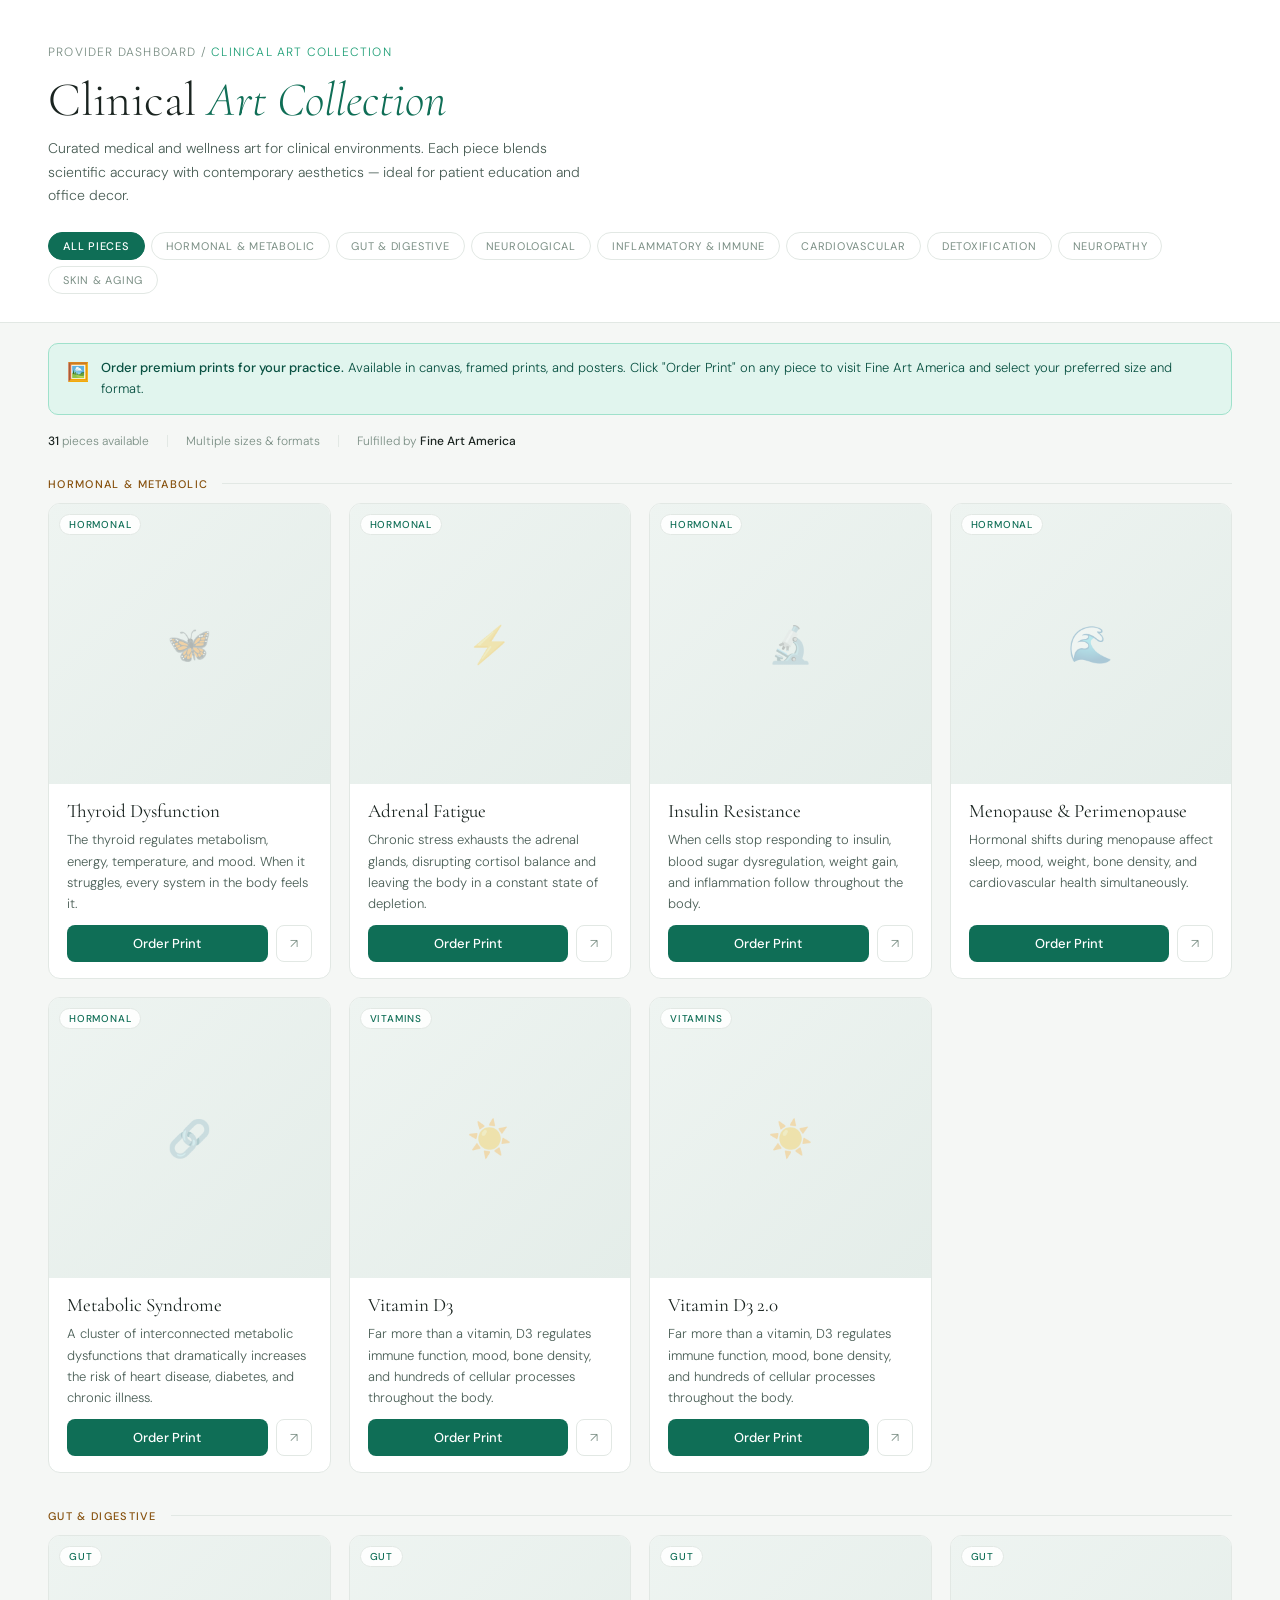
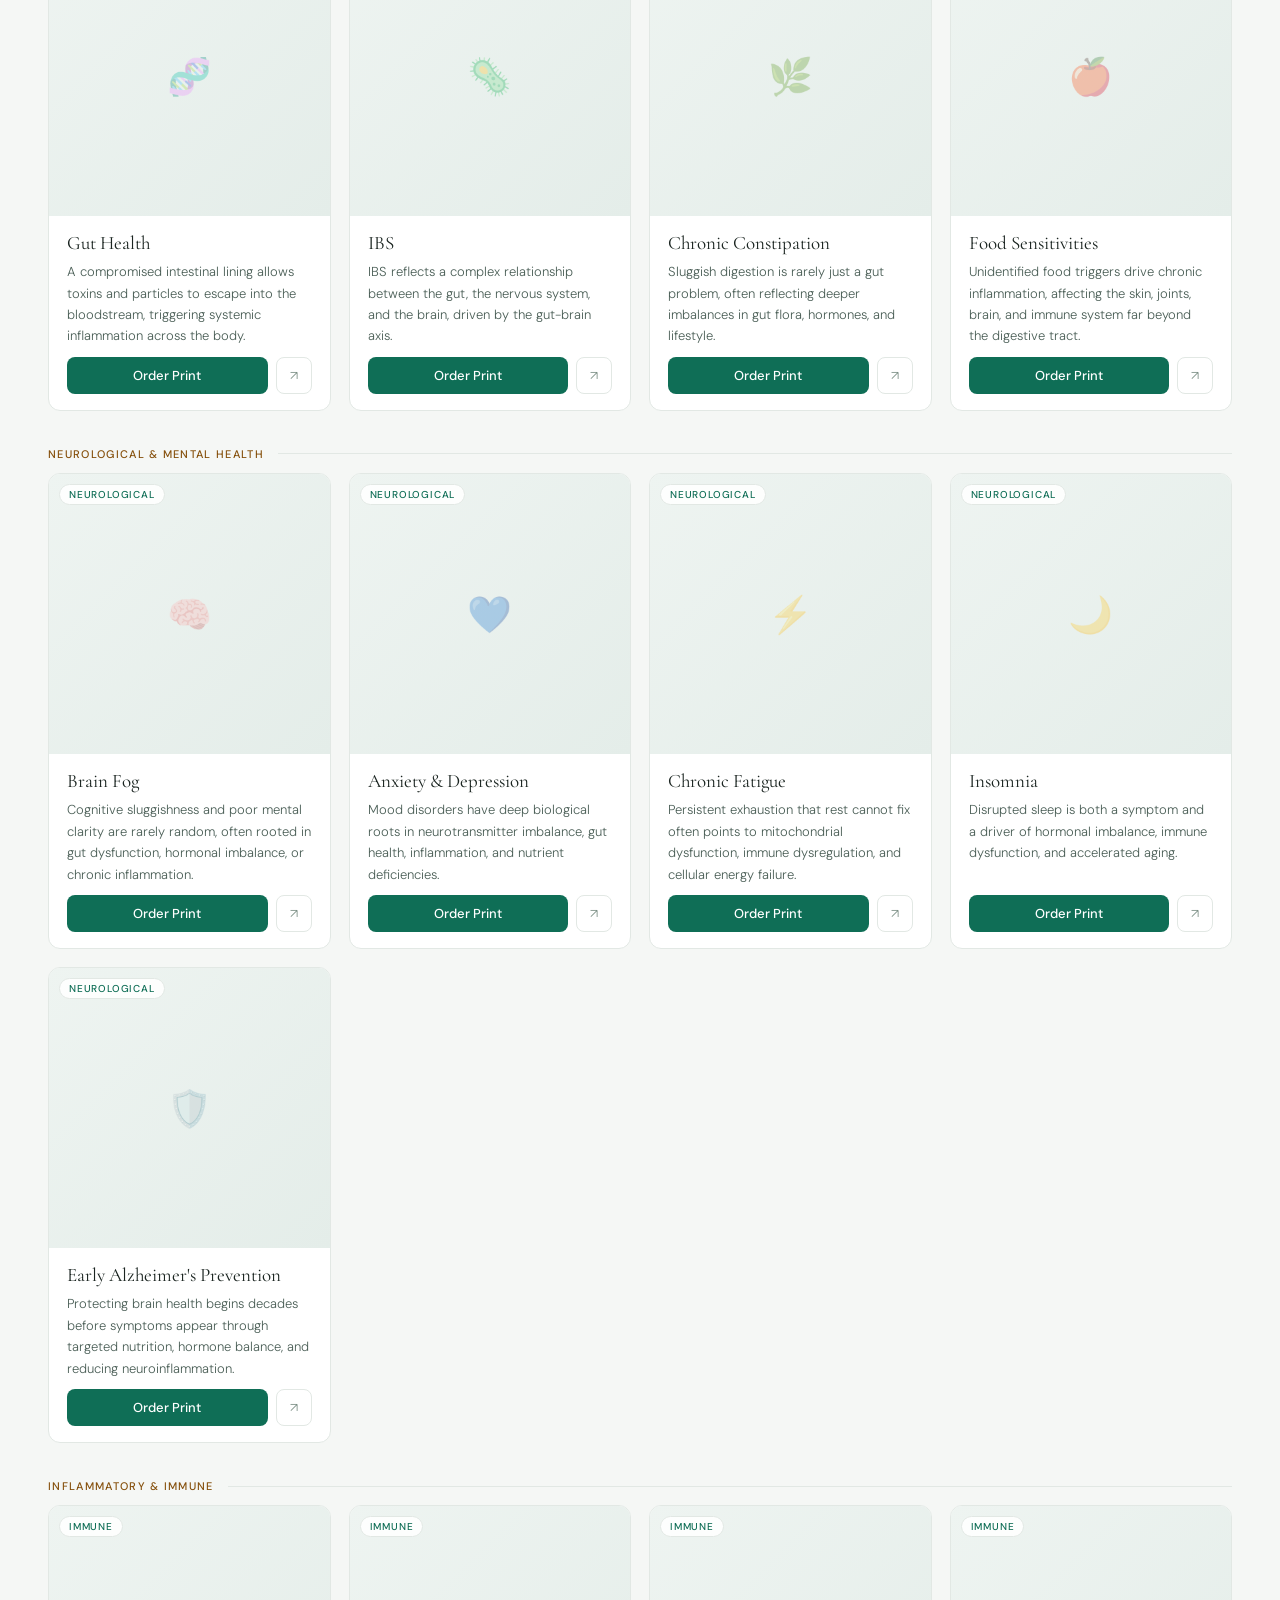
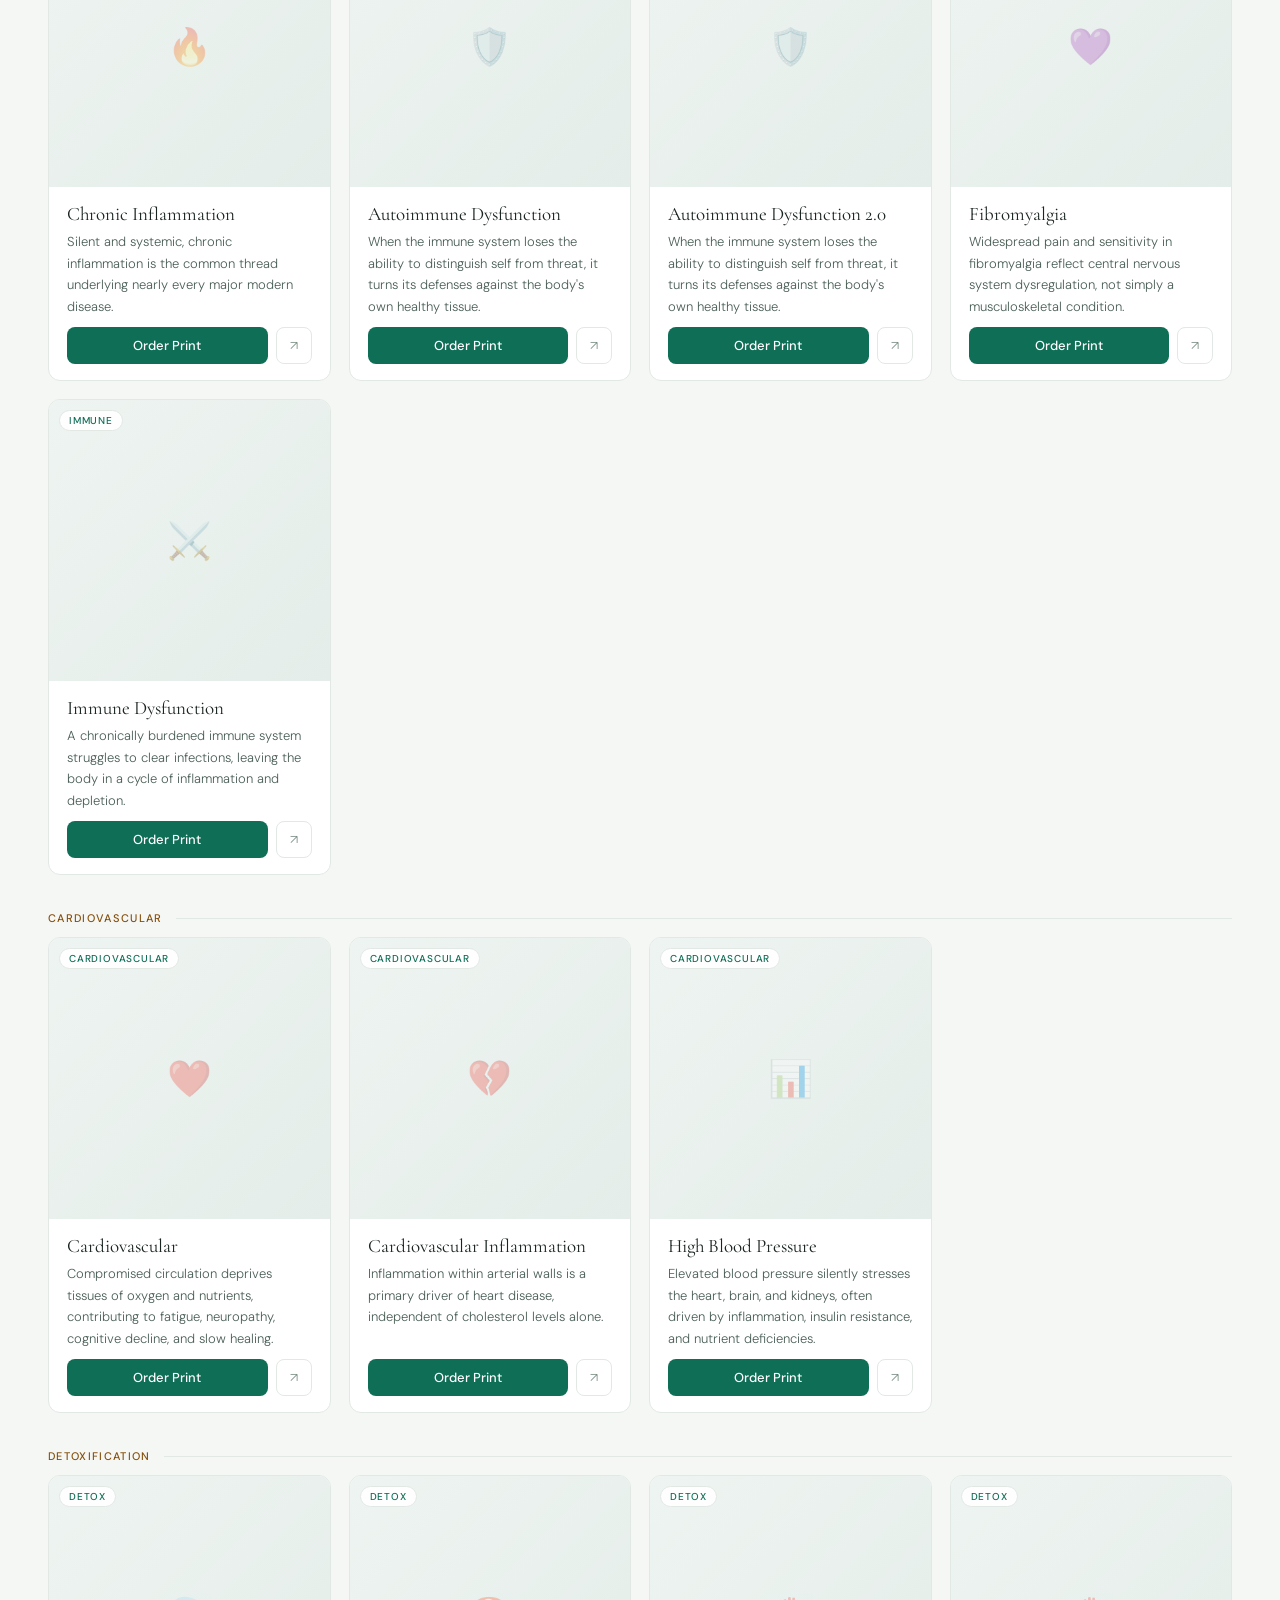
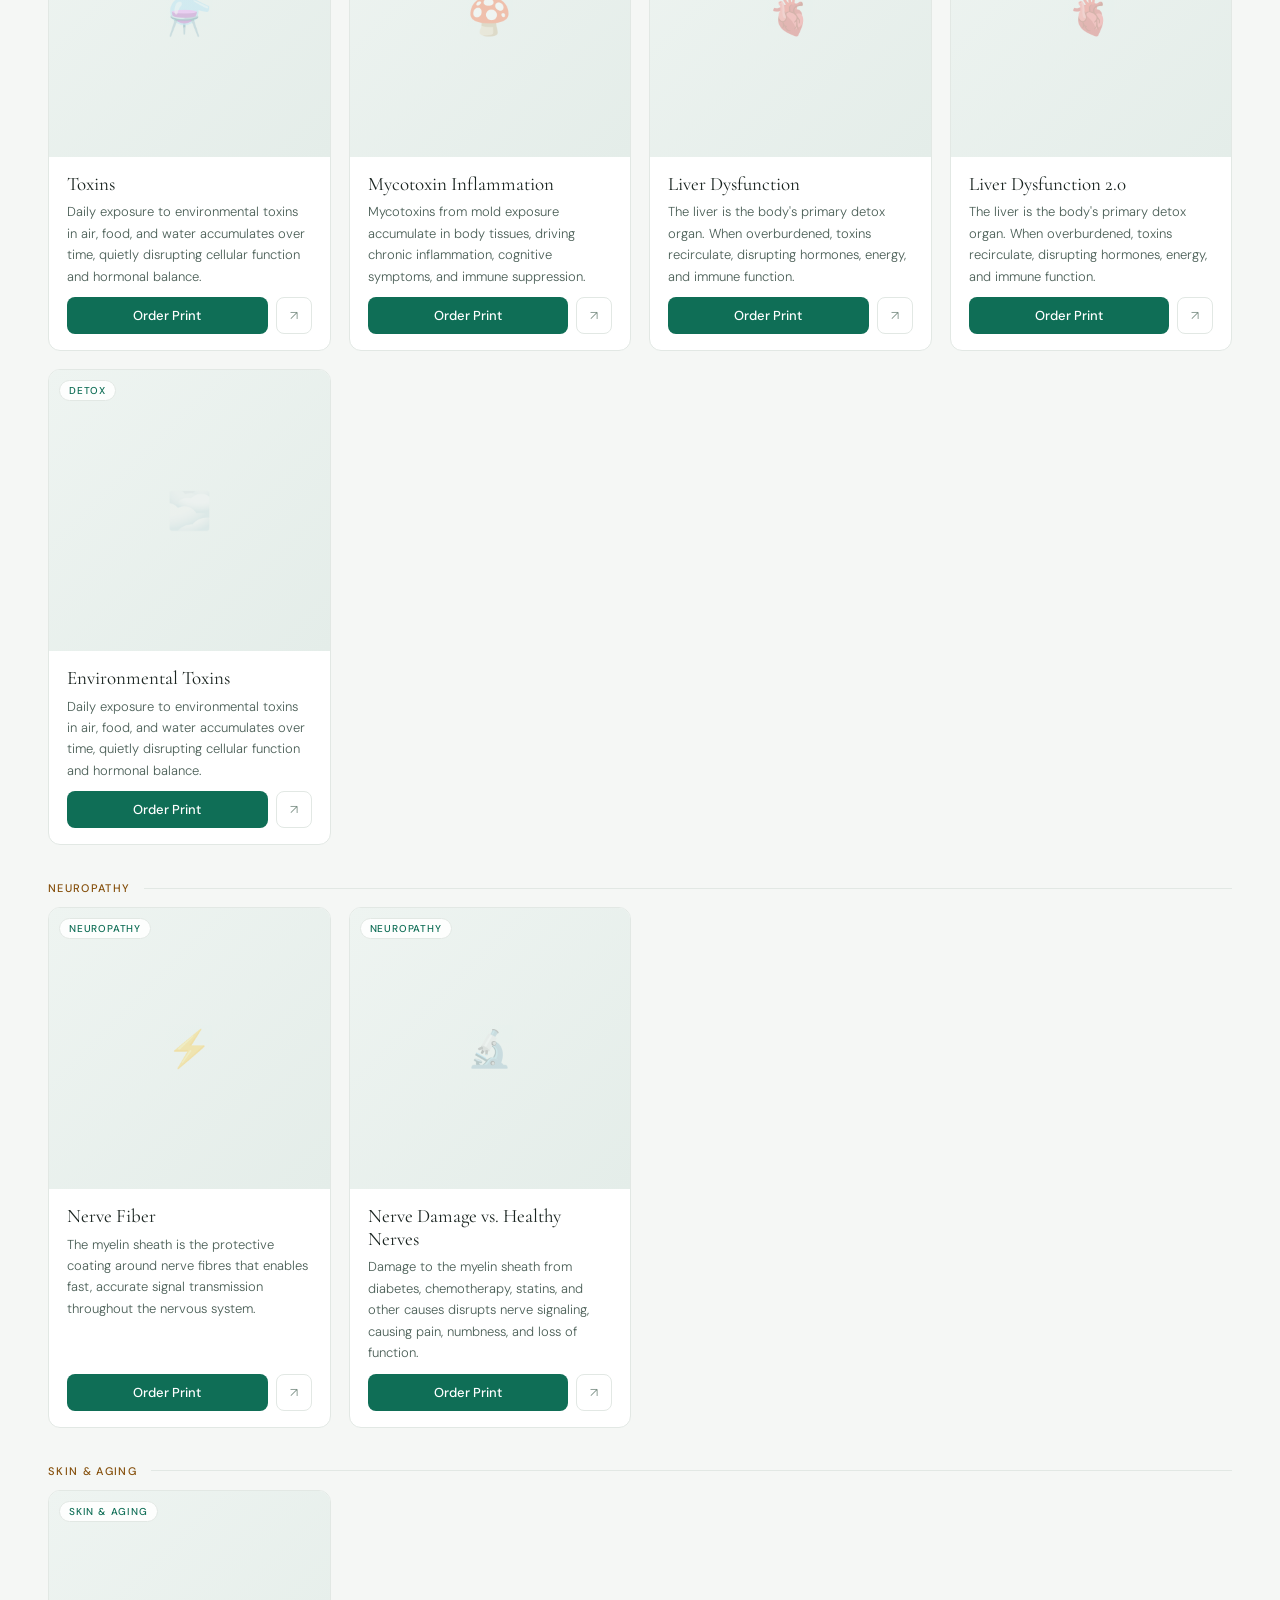
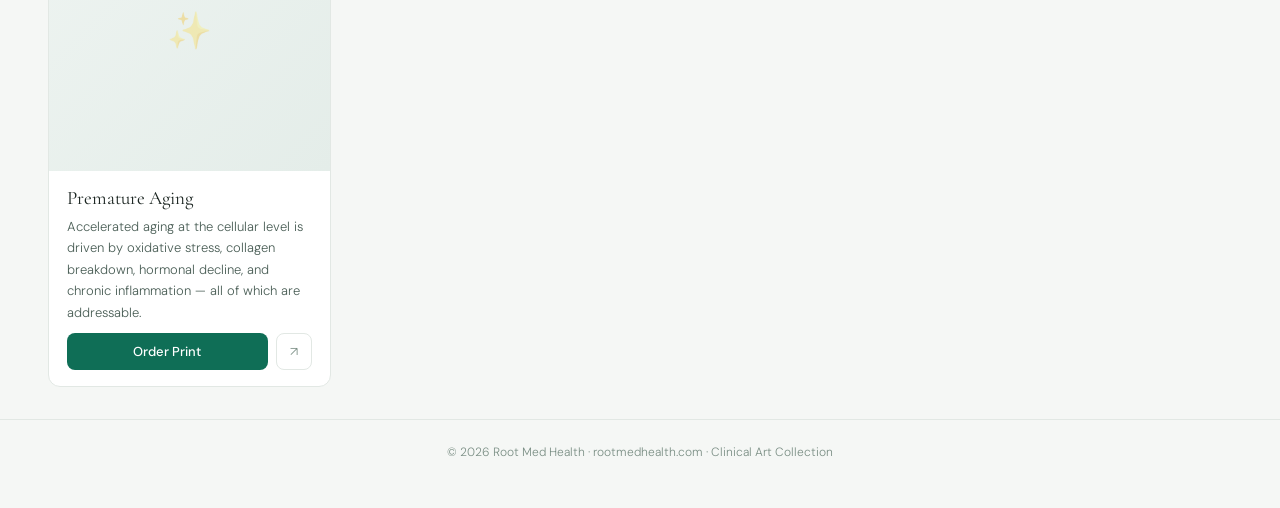
<file: clinical-art-collection.html>
<!DOCTYPE html>
<html lang="en">
<head>
<meta charset="UTF-8">
<meta name="viewport" content="width=device-width, initial-scale=1.0">
<title>Clinical Art Collection — Root Med Health</title>
<link href="https://fonts.googleapis.com/css2?family=Cormorant+Garamond:ital,wght@0,300;0,400;0,600;1,300;1,400&family=DM+Sans:wght@300;400;500&display=swap" rel="stylesheet">
<style>
  :root {
    --bg: #f5f7f5;
    --card: #ffffff;
    --border: #e2e8e4;
    --border-hover: #a8c8b8;
    --teal: #0F6E56;
    --teal-light: #E1F5EE;
    --teal-mid: #1D9E75;
    --gold: #854F0B;
    --text: #1a2420;
    --text2: #4a5e56;
    --muted: #7a8e84;
  }
  * { margin: 0; padding: 0; box-sizing: border-box; }
  body { background: var(--bg); color: var(--text); font-family: 'DM Sans', sans-serif; font-weight: 300; min-height: 100vh; }

  .page-header { padding: 44px 48px 0; background: #fff; border-bottom: 1px solid var(--border); }
  .header-inner { max-width: 1400px; margin: 0 auto; padding-bottom: 28px; }
  .breadcrumb { font-size: 12px; color: var(--muted); letter-spacing: 0.1em; text-transform: uppercase; margin-bottom: 14px; }
  .breadcrumb span { color: var(--teal-mid); }
  .page-title { font-family: 'Cormorant Garamond', serif; font-size: clamp(30px, 4vw, 48px); font-weight: 300; line-height: 1.1; margin-bottom: 10px; }
  .page-title em { font-style: italic; color: var(--teal); }
  .page-subtitle { font-size: 14px; color: var(--text2); max-width: 560px; line-height: 1.7; margin-bottom: 24px; }

  .filters { display: flex; gap: 6px; flex-wrap: wrap; }
  .filter-btn { background: transparent; border: 1px solid var(--border); color: var(--muted); padding: 6px 14px; border-radius: 100px; font-family: 'DM Sans', sans-serif; font-size: 11px; font-weight: 400; letter-spacing: 0.07em; cursor: pointer; transition: all 0.18s; text-transform: uppercase; }
  .filter-btn:hover { border-color: var(--teal-mid); color: var(--teal); }
  .filter-btn.active { background: var(--teal); border-color: var(--teal); color: #fff; font-weight: 500; }

  .top-bar { max-width: 1400px; margin: 0 auto; padding: 20px 48px 4px; }
  .banner-inner { background: var(--teal-light); border: 1px solid #9FE1CB; border-radius: 10px; padding: 14px 18px; display: flex; align-items: flex-start; gap: 12px; }
  .banner-icon { font-size: 18px; flex-shrink: 0; margin-top: 2px; }
  .banner-text { font-size: 13px; color: #085041; line-height: 1.6; }
  .banner-text strong { font-weight: 500; }

  .stats-bar { max-width: 1400px; margin: 0 auto; padding: 14px 48px 0; display: flex; align-items: center; gap: 18px; }
  .stat { font-size: 12px; color: var(--muted); }
  .stat strong { color: var(--text); font-weight: 500; }
  .stat-div { width: 1px; height: 12px; background: var(--border); }

  .section-label { max-width: 1400px; margin: 0 auto; padding: 28px 48px 12px; display: flex; align-items: center; gap: 14px; }
  .section-label-text { font-size: 11px; font-weight: 500; letter-spacing: 0.12em; text-transform: uppercase; color: var(--gold); white-space: nowrap; }
  .section-label-line { flex: 1; height: 1px; background: var(--border); }

  .gallery-grid { max-width: 1400px; margin: 0 auto; padding: 0 48px 8px; display: grid; grid-template-columns: repeat(auto-fill, minmax(280px, 1fr)); gap: 18px; }

  .art-card { background: var(--card); border: 1px solid var(--border); border-radius: 12px; overflow: hidden; transition: all 0.22s ease; display: flex; flex-direction: column; }
  .art-card:hover { border-color: var(--border-hover); transform: translateY(-2px); box-shadow: 0 8px 24px rgba(15,110,86,0.08), 0 2px 8px rgba(0,0,0,0.05); }

  .card-image { width: 100%; aspect-ratio: 1/1; position: relative; overflow: hidden; }
  .card-image-placeholder { width: 100%; height: 100%; display: flex; align-items: center; justify-content: center; background: linear-gradient(135deg, #eef4f1 0%, #e4ede9 100%); }
  .placeholder-icon { font-size: 36px; opacity: 0.3; }
  .card-image img { width: 100%; height: 100%; object-fit: cover; transition: transform 0.4s ease; }
  .art-card:hover .card-image img { transform: scale(1.04); }

  .card-cat { position: absolute; top: 10px; left: 10px; background: rgba(255,255,255,0.9); border: 1px solid var(--border); color: var(--teal); font-size: 10px; font-weight: 500; letter-spacing: 0.08em; text-transform: uppercase; padding: 3px 9px; border-radius: 100px; }

  .card-body { padding: 16px 18px 10px; flex: 1; display: flex; flex-direction: column; gap: 6px; }
  .card-title { font-family: 'Cormorant Garamond', serif; font-size: 19px; font-weight: 400; line-height: 1.2; color: var(--text); }
  .card-caption { font-size: 13px; color: var(--text2); line-height: 1.65; flex: 1; }

  .card-footer { padding: 0 18px 16px; display: flex; gap: 8px; }
  .btn-order { flex: 1; background: var(--teal); color: #fff; border: none; padding: 9px 14px; border-radius: 8px; font-family: 'DM Sans', sans-serif; font-size: 13px; font-weight: 500; cursor: pointer; transition: all 0.18s; text-decoration: none; text-align: center; display: flex; align-items: center; justify-content: center; }
  .btn-order:hover { background: #085041; transform: translateY(-1px); }
  .btn-preview { background: transparent; border: 1px solid var(--border); color: var(--muted); padding: 9px 13px; border-radius: 8px; font-size: 13px; cursor: pointer; transition: all 0.18s; text-decoration: none; display: flex; align-items: center; justify-content: center; }
  .btn-preview:hover { border-color: var(--teal-mid); color: var(--teal); }

  .page-footer { max-width: 1400px; margin: 24px auto 0; padding: 24px 48px 48px; text-align: center; font-size: 12px; color: var(--muted); border-top: 1px solid var(--border); }

  @media (max-width: 768px) {
    .page-header, .top-bar, .stats-bar, .gallery-grid, .section-label { padding-left: 20px; padding-right: 20px; }
    .gallery-grid { grid-template-columns: 1fr; }
  }
</style>
</head>
<body>

<div class="page-header">
  <div class="header-inner">
    <div class="breadcrumb">Provider Dashboard / <span>Clinical Art Collection</span></div>
    <h1 class="page-title">Clinical <em>Art Collection</em></h1>
    <p class="page-subtitle">Curated medical and wellness art for clinical environments. Each piece blends scientific accuracy with contemporary aesthetics — ideal for patient education and office decor.</p>
    <div class="filters">
      <button class="filter-btn active" onclick="filterCards('all',this)">All Pieces</button>
      <button class="filter-btn" onclick="filterCards('hormonal',this)">Hormonal & Metabolic</button>
      <button class="filter-btn" onclick="filterCards('gut',this)">Gut & Digestive</button>
      <button class="filter-btn" onclick="filterCards('neuro',this)">Neurological</button>
      <button class="filter-btn" onclick="filterCards('inflammatory',this)">Inflammatory & Immune</button>
      <button class="filter-btn" onclick="filterCards('cardiovascular',this)">Cardiovascular</button>
      <button class="filter-btn" onclick="filterCards('detox',this)">Detoxification</button>
      <button class="filter-btn" onclick="filterCards('neuro-path',this)">Neuropathy</button>
      <button class="filter-btn" onclick="filterCards('skin',this)">Skin & Aging</button>
    </div>
  </div>
</div>

<div class="top-bar">
  <div class="banner-inner">
    <div class="banner-icon">🖼️</div>
    <div class="banner-text"><strong>Order premium prints for your practice.</strong> Available in canvas, framed prints, and posters. Click "Order Print" on any piece to visit Fine Art America and select your preferred size and format.</div>
  </div>
</div>

<div class="stats-bar">
  <div class="stat"><strong id="visible-count">31</strong> pieces available</div>
  <div class="stat-div"></div>
  <div class="stat">Multiple sizes & formats</div>
  <div class="stat-div"></div>
  <div class="stat">Fulfilled by <strong>Fine Art America</strong></div>
</div>

<div class="section-label" data-category="hormonal"><span class="section-label-text">Hormonal & Metabolic</span><div class="section-label-line"></div></div>
<div class="gallery-grid">
  <div class="art-card" data-category="hormonal"><div class="card-image"><div class="card-image-placeholder"><span class="placeholder-icon">🦋</span></div><span class="card-cat">Hormonal</span></div><div class="card-body"><div class="card-title">Thyroid Dysfunction</div><div class="card-caption">The thyroid regulates metabolism, energy, temperature, and mood. When it struggles, every system in the body feels it.</div></div><div class="card-footer"><a class="btn-order" href="https://fineartamerica.com/featured/thyroid-disorders-medical-educational-art-ashley-z.html" target="_blank">Order Print</a><a class="btn-preview" href="https://fineartamerica.com/featured/thyroid-disorders-medical-educational-art-ashley-z.html" target="_blank">↗</a></div></div>

  <div class="art-card" data-category="hormonal"><div class="card-image"><div class="card-image-placeholder"><span class="placeholder-icon">⚡</span></div><span class="card-cat">Hormonal</span></div><div class="card-body"><div class="card-title">Adrenal Fatigue</div><div class="card-caption">Chronic stress exhausts the adrenal glands, disrupting cortisol balance and leaving the body in a constant state of depletion.</div></div><div class="card-footer"><a class="btn-order" href="https://fineartamerica.com/featured/toxic-medical-educational-art-ashley-z.html" target="_blank">Order Print</a><a class="btn-preview" href="https://fineartamerica.com/featured/toxic-medical-educational-art-ashley-z.html" target="_blank">↗</a></div></div>

  <div class="art-card" data-category="hormonal"><div class="card-image"><div class="card-image-placeholder"><span class="placeholder-icon">🔬</span></div><span class="card-cat">Hormonal</span></div><div class="card-body"><div class="card-title">Insulin Resistance</div><div class="card-caption">When cells stop responding to insulin, blood sugar dysregulation, weight gain, and inflammation follow throughout the body.</div></div><div class="card-footer"><a class="btn-order" href="https://fineartamerica.com/featured/insulin-resistance-medical-educational-art-ashley-z.html" target="_blank">Order Print</a><a class="btn-preview" href="https://fineartamerica.com/featured/insulin-resistance-medical-educational-art-ashley-z.html" target="_blank">↗</a></div></div>

  <div class="art-card" data-category="hormonal"><div class="card-image"><div class="card-image-placeholder"><span class="placeholder-icon">🌊</span></div><span class="card-cat">Hormonal</span></div><div class="card-body"><div class="card-title">Menopause & Perimenopause</div><div class="card-caption">Hormonal shifts during menopause affect sleep, mood, weight, bone density, and cardiovascular health simultaneously.</div></div><div class="card-footer"><a class="btn-order" href="https://fineartamerica.com/featured/menopause-medical-educational-art-ashley-z.html" target="_blank">Order Print</a><a class="btn-preview" href="https://fineartamerica.com/featured/menopause-medical-educational-art-ashley-z.html" target="_blank">↗</a></div></div>

  <div class="art-card" data-category="hormonal"><div class="card-image"><div class="card-image-placeholder"><span class="placeholder-icon">🔗</span></div><span class="card-cat">Hormonal</span></div><div class="card-body"><div class="card-title">Metabolic Syndrome</div><div class="card-caption">A cluster of interconnected metabolic dysfunctions that dramatically increases the risk of heart disease, diabetes, and chronic illness.</div></div><div class="card-footer"><a class="btn-order" href="https://fineartamerica.com/featured/metabolic-syndrome-medical-educational-art-ashley-z.html" target="_blank">Order Print</a><a class="btn-preview" href="https://fineartamerica.com/featured/metabolic-syndrome-medical-educational-art-ashley-z.html" target="_blank">↗</a></div></div>

  <div class="art-card" data-category="hormonal"><div class="card-image"><div class="card-image-placeholder"><span class="placeholder-icon">☀️</span></div><span class="card-cat">Vitamins</span></div><div class="card-body"><div class="card-title">Vitamin D3</div><div class="card-caption">Far more than a vitamin, D3 regulates immune function, mood, bone density, and hundreds of cellular processes throughout the body.</div></div><div class="card-footer"><a class="btn-order" href="https://fineartamerica.com/featured/vit-d3-medical-educational-art-ashley-z.html" target="_blank">Order Print</a><a class="btn-preview" href="https://fineartamerica.com/featured/vit-d3-medical-educational-art-ashley-z.html" target="_blank">↗</a></div></div>

  <div class="art-card" data-category="hormonal"><div class="card-image"><div class="card-image-placeholder"><span class="placeholder-icon">☀️</span></div><span class="card-cat">Vitamins</span></div><div class="card-body"><div class="card-title">Vitamin D3 2.0</div><div class="card-caption">Far more than a vitamin, D3 regulates immune function, mood, bone density, and hundreds of cellular processes throughout the body.</div></div><div class="card-footer"><a class="btn-order" href="https://fineartamerica.com/featured/vit-d-medical-educational-art-ashley-z.html" target="_blank">Order Print</a><a class="btn-preview" href="https://fineartamerica.com/featured/vit-d-medical-educational-art-ashley-z.html" target="_blank">↗</a></div></div>
</div>

<div class="section-label" data-category="gut"><span class="section-label-text">Gut & Digestive</span><div class="section-label-line"></div></div>
<div class="gallery-grid">
  <div class="art-card" data-category="gut"><div class="card-image"><div class="card-image-placeholder"><span class="placeholder-icon">🧬</span></div><span class="card-cat">Gut</span></div><div class="card-body"><div class="card-title">Gut Health</div><div class="card-caption">A compromised intestinal lining allows toxins and particles to escape into the bloodstream, triggering systemic inflammation across the body.</div></div><div class="card-footer"><a class="btn-order" href="https://fineartamerica.com/featured/gut-health-medical-educational-art-ashley-z.html" target="_blank">Order Print</a><a class="btn-preview" href="https://fineartamerica.com/featured/gut-health-medical-educational-art-ashley-z.html" target="_blank">↗</a></div></div>

  <div class="art-card" data-category="gut"><div class="card-image"><div class="card-image-placeholder"><span class="placeholder-icon">🦠</span></div><span class="card-cat">Gut</span></div><div class="card-body"><div class="card-title">IBS</div><div class="card-caption">IBS reflects a complex relationship between the gut, the nervous system, and the brain, driven by the gut-brain axis.</div></div><div class="card-footer"><a class="btn-order" href="https://fineartamerica.com/featured/ibs-medical-educational-art-ashley-z.html" target="_blank">Order Print</a><a class="btn-preview" href="https://fineartamerica.com/featured/ibs-medical-educational-art-ashley-z.html" target="_blank">↗</a></div></div>

  <div class="art-card" data-category="gut"><div class="card-image"><div class="card-image-placeholder"><span class="placeholder-icon">🌿</span></div><span class="card-cat">Gut</span></div><div class="card-body"><div class="card-title">Chronic Constipation</div><div class="card-caption">Sluggish digestion is rarely just a gut problem, often reflecting deeper imbalances in gut flora, hormones, and lifestyle.</div></div><div class="card-footer"><a class="btn-order" href="https://fineartamerica.com/featured/chronic-constipation-medical-art-ashley-z.html" target="_blank">Order Print</a><a class="btn-preview" href="https://fineartamerica.com/featured/chronic-constipation-medical-art-ashley-z.html" target="_blank">↗</a></div></div>

  <div class="art-card" data-category="gut"><div class="card-image"><div class="card-image-placeholder"><span class="placeholder-icon">🍎</span></div><span class="card-cat">Gut</span></div><div class="card-body"><div class="card-title">Food Sensitivities</div><div class="card-caption">Unidentified food triggers drive chronic inflammation, affecting the skin, joints, brain, and immune system far beyond the digestive tract.</div></div><div class="card-footer"><a class="btn-order" href="https://fineartamerica.com/featured/food-sensitivities-medical-educational-art-ashley-z.html" target="_blank">Order Print</a><a class="btn-preview" href="https://fineartamerica.com/featured/food-sensitivities-medical-educational-art-ashley-z.html" target="_blank">↗</a></div></div>
</div>

<div class="section-label" data-category="neuro"><span class="section-label-text">Neurological & Mental Health</span><div class="section-label-line"></div></div>
<div class="gallery-grid">
  <div class="art-card" data-category="neuro"><div class="card-image"><div class="card-image-placeholder"><span class="placeholder-icon">🧠</span></div><span class="card-cat">Neurological</span></div><div class="card-body"><div class="card-title">Brain Fog</div><div class="card-caption">Cognitive sluggishness and poor mental clarity are rarely random, often rooted in gut dysfunction, hormonal imbalance, or chronic inflammation.</div></div><div class="card-footer"><a class="btn-order" href="https://fineartamerica.com/featured/brain-fog-medical-educational-art-ashley-z.html" target="_blank">Order Print</a><a class="btn-preview" href="https://fineartamerica.com/featured/brain-fog-medical-educational-art-ashley-z.html" target="_blank">↗</a></div></div>

  <div class="art-card" data-category="neuro"><div class="card-image"><div class="card-image-placeholder"><span class="placeholder-icon">💙</span></div><span class="card-cat">Neurological</span></div><div class="card-body"><div class="card-title">Anxiety & Depression</div><div class="card-caption">Mood disorders have deep biological roots in neurotransmitter imbalance, gut health, inflammation, and nutrient deficiencies.</div></div><div class="card-footer"><a class="btn-order" href="https://fineartamerica.com/featured/anxiety-depression-medical-educational-art-ashley-z.html" target="_blank">Order Print</a><a class="btn-preview" href="https://fineartamerica.com/featured/anxiety-depression-medical-educational-art-ashley-z.html" target="_blank">↗</a></div></div>

  <div class="art-card" data-category="neuro"><div class="card-image"><div class="card-image-placeholder"><span class="placeholder-icon">⚡</span></div><span class="card-cat">Neurological</span></div><div class="card-body"><div class="card-title">Chronic Fatigue</div><div class="card-caption">Persistent exhaustion that rest cannot fix often points to mitochondrial dysfunction, immune dysregulation, and cellular energy failure.</div></div><div class="card-footer"><a class="btn-order" href="https://fineartamerica.com/featured/chronic-fatigue-medical-educational-art-ashley-z.html" target="_blank">Order Print</a><a class="btn-preview" href="https://fineartamerica.com/featured/chronic-fatigue-medical-educational-art-ashley-z.html" target="_blank">↗</a></div></div>

  <div class="art-card" data-category="neuro"><div class="card-image"><div class="card-image-placeholder"><span class="placeholder-icon">🌙</span></div><span class="card-cat">Neurological</span></div><div class="card-body"><div class="card-title">Insomnia</div><div class="card-caption">Disrupted sleep is both a symptom and a driver of hormonal imbalance, immune dysfunction, and accelerated aging.</div></div><div class="card-footer"><a class="btn-order" href="https://fineartamerica.com/featured/insomnia-medical-educational-art-ashley-z.html" target="_blank">Order Print</a><a class="btn-preview" href="https://fineartamerica.com/featured/insomnia-medical-educational-art-ashley-z.html" target="_blank">↗</a></div></div>

  <div class="art-card" data-category="neuro"><div class="card-image"><div class="card-image-placeholder"><span class="placeholder-icon">🛡️</span></div><span class="card-cat">Neurological</span></div><div class="card-body"><div class="card-title">Early Alzheimer's Prevention</div><div class="card-caption">Protecting brain health begins decades before symptoms appear through targeted nutrition, hormone balance, and reducing neuroinflammation.</div></div><div class="card-footer"><a class="btn-order" href="https://fineartamerica.com/featured/early-alzheimers-medical-educational-art-ashley-z.html" target="_blank">Order Print</a><a class="btn-preview" href="https://fineartamerica.com/featured/early-alzheimers-medical-educational-art-ashley-z.html" target="_blank">↗</a></div></div>
</div>

<div class="section-label" data-category="inflammatory"><span class="section-label-text">Inflammatory & Immune</span><div class="section-label-line"></div></div>
<div class="gallery-grid">
  <div class="art-card" data-category="inflammatory"><div class="card-image"><div class="card-image-placeholder"><span class="placeholder-icon">🔥</span></div><span class="card-cat">Immune</span></div><div class="card-body"><div class="card-title">Chronic Inflammation</div><div class="card-caption">Silent and systemic, chronic inflammation is the common thread underlying nearly every major modern disease.</div></div><div class="card-footer"><a class="btn-order" href="https://fineartamerica.com/featured/chronic-inflammation-medical-educational-art-ashley-z.html" target="_blank">Order Print</a><a class="btn-preview" href="https://fineartamerica.com/featured/chronic-inflammation-medical-educational-art-ashley-z.html" target="_blank">↗</a></div></div>

  <div class="art-card" data-category="inflammatory"><div class="card-image"><div class="card-image-placeholder"><span class="placeholder-icon">🛡️</span></div><span class="card-cat">Immune</span></div><div class="card-body"><div class="card-title">Autoimmune Dysfunction</div><div class="card-caption">When the immune system loses the ability to distinguish self from threat, it turns its defenses against the body's own healthy tissue.</div></div><div class="card-footer"><a class="btn-order" href="https://fineartamerica.com/featured/autoimmune-dysfunction-medical-educational-art-ashley-z.html" target="_blank">Order Print</a><a class="btn-preview" href="https://fineartamerica.com/featured/autoimmune-dysfunction-medical-educational-art-ashley-z.html" target="_blank">↗</a></div></div>

  <div class="art-card" data-category="inflammatory"><div class="card-image"><div class="card-image-placeholder"><span class="placeholder-icon">🛡️</span></div><span class="card-cat">Immune</span></div><div class="card-body"><div class="card-title">Autoimmune Dysfunction 2.0</div><div class="card-caption">When the immune system loses the ability to distinguish self from threat, it turns its defenses against the body's own healthy tissue.</div></div><div class="card-footer"><a class="btn-order" href="https://fineartamerica.com/featured/1-autoimmune-dysfunction-medical-educational-art-ashley-z.html" target="_blank">Order Print</a><a class="btn-preview" href="https://fineartamerica.com/featured/1-autoimmune-dysfunction-medical-educational-art-ashley-z.html" target="_blank">↗</a></div></div>

  <div class="art-card" data-category="inflammatory"><div class="card-image"><div class="card-image-placeholder"><span class="placeholder-icon">💜</span></div><span class="card-cat">Immune</span></div><div class="card-body"><div class="card-title">Fibromyalgia</div><div class="card-caption">Widespread pain and sensitivity in fibromyalgia reflect central nervous system dysregulation, not simply a musculoskeletal condition.</div></div><div class="card-footer"><a class="btn-order" href="https://fineartamerica.com/featured/fibromyalgia-medical-educational-art-ashley-z.html" target="_blank">Order Print</a><a class="btn-preview" href="https://fineartamerica.com/featured/fibromyalgia-medical-educational-art-ashley-z.html" target="_blank">↗</a></div></div>

  <div class="art-card" data-category="inflammatory"><div class="card-image"><div class="card-image-placeholder"><span class="placeholder-icon">⚔️</span></div><span class="card-cat">Immune</span></div><div class="card-body"><div class="card-title">Immune Dysfunction</div><div class="card-caption">A chronically burdened immune system struggles to clear infections, leaving the body in a cycle of inflammation and depletion.</div></div><div class="card-footer"><a class="btn-order" href="https://fineartamerica.com/featured/immune-dysfunction-medical-educational-art-ashley-z.html" target="_blank">Order Print</a><a class="btn-preview" href="https://fineartamerica.com/featured/immune-dysfunction-medical-educational-art-ashley-z.html" target="_blank">↗</a></div></div>
</div>

<div class="section-label" data-category="cardiovascular"><span class="section-label-text">Cardiovascular</span><div class="section-label-line"></div></div>
<div class="gallery-grid">
  <div class="art-card" data-category="cardiovascular"><div class="card-image"><div class="card-image-placeholder"><span class="placeholder-icon">❤️</span></div><span class="card-cat">Cardiovascular</span></div><div class="card-body"><div class="card-title">Cardiovascular</div><div class="card-caption">Compromised circulation deprives tissues of oxygen and nutrients, contributing to fatigue, neuropathy, cognitive decline, and slow healing.</div></div><div class="card-footer"><a class="btn-order" href="https://fineartamerica.com/featured/cardiovascular-medical-educational-art-ashley-z.html" target="_blank">Order Print</a><a class="btn-preview" href="https://fineartamerica.com/featured/cardiovascular-medical-educational-art-ashley-z.html" target="_blank">↗</a></div></div>

  <div class="art-card" data-category="cardiovascular"><div class="card-image"><div class="card-image-placeholder"><span class="placeholder-icon">💔</span></div><span class="card-cat">Cardiovascular</span></div><div class="card-body"><div class="card-title">Cardiovascular Inflammation</div><div class="card-caption">Inflammation within arterial walls is a primary driver of heart disease, independent of cholesterol levels alone.</div></div><div class="card-footer"><a class="btn-order" href="https://fineartamerica.com/featured/cardiovascular-inflammation-medical-educational-art-ashley-z.html" target="_blank">Order Print</a><a class="btn-preview" href="https://fineartamerica.com/featured/cardiovascular-inflammation-medical-educational-art-ashley-z.html" target="_blank">↗</a></div></div>

  <div class="art-card" data-category="cardiovascular"><div class="card-image"><div class="card-image-placeholder"><span class="placeholder-icon">📊</span></div><span class="card-cat">Cardiovascular</span></div><div class="card-body"><div class="card-title">High Blood Pressure</div><div class="card-caption">Elevated blood pressure silently stresses the heart, brain, and kidneys, often driven by inflammation, insulin resistance, and nutrient deficiencies.</div></div><div class="card-footer"><a class="btn-order" href="https://fineartamerica.com/featured/hbp-medical-educational-art-ashley-z.html" target="_blank">Order Print</a><a class="btn-preview" href="https://fineartamerica.com/featured/hbp-medical-educational-art-ashley-z.html" target="_blank">↗</a></div></div>
</div>

<div class="section-label" data-category="detox"><span class="section-label-text">Detoxification</span><div class="section-label-line"></div></div>
<div class="gallery-grid">
  <div class="art-card" data-category="detox"><div class="card-image"><div class="card-image-placeholder"><span class="placeholder-icon">⚗️</span></div><span class="card-cat">Detox</span></div><div class="card-body"><div class="card-title">Toxins</div><div class="card-caption">Daily exposure to environmental toxins in air, food, and water accumulates over time, quietly disrupting cellular function and hormonal balance.</div></div><div class="card-footer"><a class="btn-order" href="https://fineartamerica.com/featured/toxic-medical-educational-art-ashley-z.html" target="_blank">Order Print</a><a class="btn-preview" href="https://fineartamerica.com/featured/toxic-medical-educational-art-ashley-z.html" target="_blank">↗</a></div></div>

  <div class="art-card" data-category="detox"><div class="card-image"><div class="card-image-placeholder"><span class="placeholder-icon">🍄</span></div><span class="card-cat">Detox</span></div><div class="card-body"><div class="card-title">Mycotoxin Inflammation</div><div class="card-caption">Mycotoxins from mold exposure accumulate in body tissues, driving chronic inflammation, cognitive symptoms, and immune suppression.</div></div><div class="card-footer"><a class="btn-order" href="https://fineartamerica.com/featured/mycotoxin-inflammation-medical-educational-art-ashley-z.html" target="_blank">Order Print</a><a class="btn-preview" href="https://fineartamerica.com/featured/mycotoxin-inflammation-medical-educational-art-ashley-z.html" target="_blank">↗</a></div></div>

  <div class="art-card" data-category="detox"><div class="card-image"><div class="card-image-placeholder"><span class="placeholder-icon">🫀</span></div><span class="card-cat">Detox</span></div><div class="card-body"><div class="card-title">Liver Dysfunction</div><div class="card-caption">The liver is the body's primary detox organ. When overburdened, toxins recirculate, disrupting hormones, energy, and immune function.</div></div><div class="card-footer"><a class="btn-order" href="https://fineartamerica.com/featured/liver-dysfunction-medical-educational-art-ashley-z.html" target="_blank">Order Print</a><a class="btn-preview" href="https://fineartamerica.com/featured/liver-dysfunction-medical-educational-art-ashley-z.html" target="_blank">↗</a></div></div>

  <div class="art-card" data-category="detox"><div class="card-image"><div class="card-image-placeholder"><span class="placeholder-icon">🫀</span></div><span class="card-cat">Detox</span></div><div class="card-body"><div class="card-title">Liver Dysfunction 2.0</div><div class="card-caption">The liver is the body's primary detox organ. When overburdened, toxins recirculate, disrupting hormones, energy, and immune function.</div></div><div class="card-footer"><a class="btn-order" href="https://fineartamerica.com/featured/liver-dysfunction20-medical-educational-art-ashley-zemba.html" target="_blank">Order Print</a><a class="btn-preview" href="https://fineartamerica.com/featured/liver-dysfunction20-medical-educational-art-ashley-zemba.html" target="_blank">↗</a></div></div>

  <div class="art-card" data-category="detox"><div class="card-image"><div class="card-image-placeholder"><span class="placeholder-icon">🌫️</span></div><span class="card-cat">Detox</span></div><div class="card-body"><div class="card-title">Environmental Toxins</div><div class="card-caption">Daily exposure to environmental toxins in air, food, and water accumulates over time, quietly disrupting cellular function and hormonal balance.</div></div><div class="card-footer"><a class="btn-order" href="https://fineartamerica.com/featured/enviro-toxins-medical-educational-art-ashley-z.html" target="_blank">Order Print</a><a class="btn-preview" href="https://fineartamerica.com/featured/enviro-toxins-medical-educational-art-ashley-z.html" target="_blank">↗</a></div></div>
</div>

<div class="section-label" data-category="neuro-path"><span class="section-label-text">Neuropathy</span><div class="section-label-line"></div></div>
<div class="gallery-grid">
  <div class="art-card" data-category="neuro-path"><div class="card-image"><div class="card-image-placeholder"><span class="placeholder-icon">⚡</span></div><span class="card-cat">Neuropathy</span></div><div class="card-body"><div class="card-title">Nerve Fiber</div><div class="card-caption">The myelin sheath is the protective coating around nerve fibres that enables fast, accurate signal transmission throughout the nervous system.</div></div><div class="card-footer"><a class="btn-order" href="https://fineartamerica.com/featured/nerve-fiber-medical-educational-art-ashley-z.html" target="_blank">Order Print</a><a class="btn-preview" href="https://fineartamerica.com/featured/nerve-fiber-medical-educational-art-ashley-z.html" target="_blank">↗</a></div></div>

  <div class="art-card" data-category="neuro-path"><div class="card-image"><div class="card-image-placeholder"><span class="placeholder-icon">🔬</span></div><span class="card-cat">Neuropathy</span></div><div class="card-body"><div class="card-title">Nerve Damage vs. Healthy Nerves</div><div class="card-caption">Damage to the myelin sheath from diabetes, chemotherapy, statins, and other causes disrupts nerve signaling, causing pain, numbness, and loss of function.</div></div><div class="card-footer"><a class="btn-order" href="https://fineartamerica.com/featured/nerve-damage-medical-educational-art-ashley-z.html" target="_blank">Order Print</a><a class="btn-preview" href="https://fineartamerica.com/featured/nerve-damage-medical-educational-art-ashley-z.html" target="_blank">↗</a></div></div>
</div>

<div class="section-label" data-category="skin"><span class="section-label-text">Skin & Aging</span><div class="section-label-line"></div></div>
<div class="gallery-grid">
  <div class="art-card" data-category="skin"><div class="card-image"><div class="card-image-placeholder"><span class="placeholder-icon">✨</span></div><span class="card-cat">Skin & Aging</span></div><div class="card-body"><div class="card-title">Premature Aging</div><div class="card-caption">Accelerated aging at the cellular level is driven by oxidative stress, collagen breakdown, hormonal decline, and chronic inflammation — all of which are addressable.</div></div><div class="card-footer"><a class="btn-order" href="https://fineartamerica.com/featured/premature-aging-medical-educational-art-ashley-z.html" target="_blank">Order Print</a><a class="btn-preview" href="https://fineartamerica.com/featured/premature-aging-medical-educational-art-ashley-z.html" target="_blank">↗</a></div></div>
</div>

<div class="page-footer">© 2026 Root Med Health · rootmedhealth.com · Clinical Art Collection</div>

<script>
  function filterCards(category, btn) {
    document.querySelectorAll('.filter-btn').forEach(b => b.classList.remove('active'));
    btn.classList.add('active');
    const cards = document.querySelectorAll('.art-card');
    const sections = document.querySelectorAll('.section-label');
    const grids = document.querySelectorAll('.gallery-grid');
    let count = 0;
    if (category === 'all') {
      cards.forEach(c => { c.style.display = ''; count++; });
      sections.forEach(s => s.style.display = '');
      grids.forEach(g => g.style.display = '');
    } else {
      cards.forEach(c => { if (c.dataset.category === category) { c.style.display = ''; count++; } else c.style.display = 'none'; });
      sections.forEach(s => { s.style.display = s.dataset.category === category ? '' : 'none'; });
      grids.forEach(g => { const vis = [...g.querySelectorAll('.art-card')].some(c => c.style.display !== 'none'); g.style.display = vis ? '' : 'none'; });
    }
    document.getElementById('visible-count').textContent = count;
  }
</script>
</body>
</html>
</file>
<file: styles.css>
/* ═══════════════════════════════════════════════════════════════════
   ROOT MED HEALTH — PLATFORM STYLES
   Patient + Provider · Powered by Evidence-Based Wellness
   © 2026 Root Med Health LLC · rootmedhealth.com
═══════════════════════════════════════════════════════════════════ */

*{box-sizing:border-box;margin:0;padding:0}

:root{
  --sage:#4d7253;
  --sage-light:#a8c5a0;
  --sage-dark:#2d4a30;
  --cream:#faf6ef;
  --tan:#d4b896;
  --brown:#8b6340;
  --terra:#c17f5a;
  --gold:#c9a84c;
  --gray:#9b9189;
  --deep:#2d4a30;
  --white:#fff;
  --orange:#e67e22;
  --red:#c0392b;
  --blue:#2980b9;
  --purple:#8e44ad;
  --pb:#e8f2ea;
  --pc:#ffffff;
  --pt:#1e3524;
  --pm:rgba(122,158,126,.15);
  --dfh:#1a3a5c;
  --dfh-light:#2d6aa0;
}

body{
  font-family:'DM Sans',sans-serif;
  min-height:100vh;
  transition:background .3s;
}

body.patient-mode{
  background:var(--cream);
  color:var(--deep);
  background-image:
    radial-gradient(ellipse at 15% 0%,rgba(168,197,160,.18) 0%,transparent 55%),
    radial-gradient(ellipse at 85% 100%,rgba(212,184,150,.15) 0%,transparent 55%);
}

body.provider-mode{
  background:var(--pb);
  color:var(--pt);
  background-image:
    radial-gradient(ellipse at 15% 0%,rgba(77,114,83,.12) 0%,transparent 55%),
    radial-gradient(ellipse at 85% 100%,rgba(168,197,160,.1) 0%,transparent 55%);
}

/* ── ANIMATIONS ── */
@keyframes fadeUp{
  from{opacity:0;transform:translateY(8px)}
  to{opacity:1;transform:translateY(0)}
}
@keyframes spin{to{transform:rotate(360deg)}}
@keyframes pulse{0%,100%{opacity:1}50%{opacity:.4}}
@keyframes shimmer{
  0%{background-position:200% 0}
  100%{background-position:-200% 0}
}

/* ── HEADER ── */
.header{
  display:flex;
  align-items:center;
  justify-content:space-between;
  padding:16px 32px;
  position:sticky;
  top:0;
  z-index:200;
  backdrop-filter:blur(12px);
  gap:20px;
  flex-wrap:wrap;
  transition:all .3s;
}
.patient-mode .header{
  background:rgba(250,246,239,.96);
  border-bottom:1px solid rgba(122,158,126,.22);
}
.provider-mode .header{
  background:rgba(122,158,126,.15);
  border-bottom:1px solid rgba(122,158,126,.3);
}
.logo{
  display:flex;
  align-items:center;
  gap:18px;
  cursor:pointer;
}
.logo-img{height:144px;width:auto}
.logo-fallback{display:none;align-items:center;gap:14px}
.logo-orb{
  width:144px;height:144px;border-radius:20px;
  background:linear-gradient(135deg,#5a8f5e,#2d4a30);
  display:flex;align-items:center;justify-content:center;font-size:64px;
}
.logo-text{
  font-family:'Cormorant Garamond',serif;
  font-size:38px;font-weight:600;
}
.patient-mode .logo-text{color:var(--deep)}
.provider-mode .logo-text{color:var(--pt)}
.logo-sub{
  font-size:13px;letter-spacing:.22em;text-transform:uppercase;
  color:var(--gray);display:block;margin-top:2px;
}
.header-right{display:flex;align-items:center;gap:16px;flex-wrap:wrap}
.tier-badge{font-size:14px;padding:10px 20px;border-radius:14px;font-weight:500}
.patient-mode .tier-badge{
  background:rgba(77,114,83,.1);color:var(--sage);border:1px solid rgba(77,114,83,.22);
}
.provider-mode .tier-badge{
  background:rgba(201,168,76,.15);color:var(--gold);border:1px solid rgba(201,168,76,.28);
}
.mode-pills{display:flex;border-radius:24px;padding:5px;gap:4px}
.patient-mode .mode-pills{
  background:rgba(122,158,126,.1);border:1px solid rgba(122,158,126,.18);
}
.provider-mode .mode-pills{
  background:rgba(52,77,58,.6);border:1px solid rgba(90,130,95,.5);
}
.mpill{
  padding:14px 28px;border-radius:20px;border:none;
  font-size:16px;font-family:'DM Sans',sans-serif;font-weight:500;
  cursor:pointer;transition:all .18s;background:transparent;
}
.patient-mode .mpill{color:var(--gray)}
.provider-mode .mpill{color:var(--pm)}
.patient-mode .mpill.active{
  background:var(--white);color:var(--deep);
  box-shadow:0 2px 10px rgba(0,0,0,.1);
}
.provider-mode .mpill.active{
  background:rgba(90,130,95,.7);color:var(--pt);
  box-shadow:0 2px 10px rgba(0,0,0,.2);
}

/* ── TABS ── */
.main-tabs{
  display:flex;padding:0 24px;overflow-x:auto;
  scrollbar-width:none;transition:all .3s;
}
.main-tabs::-webkit-scrollbar{display:none}
.patient-mode .main-tabs{
  background:rgba(122,158,126,.06);
  border-bottom:1px solid rgba(122,158,126,.15);
}
.provider-mode .main-tabs{
  background:rgba(77,114,83,.15);
  border-bottom:1px solid rgba(122,158,126,.3);
}
.mtab{
  flex:1;padding:14px 10px;border:none;background:transparent;
  font-family:'DM Sans',sans-serif;font-size:14px;font-weight:500;
  cursor:pointer;transition:all .18s;
  border-bottom:3px solid transparent;white-space:nowrap;
  display:flex;align-items:center;justify-content:center;gap:6px;
  min-width:0;
}
.patient-mode .mtab{color:var(--gray)}
.patient-mode .mtab:hover{color:var(--deep);background:rgba(122,158,126,.06)}
.patient-mode .mtab.active{color:var(--sage-dark);border-bottom-color:var(--sage);background:rgba(122,158,126,.08)}
.provider-mode .mtab{color:rgba(45,74,48,.55)}
.provider-mode .mtab:hover{color:var(--deep);background:rgba(77,114,83,.1)}
.provider-mode .mtab.active{color:var(--sage-dark);border-bottom-color:var(--sage);background:rgba(77,114,83,.12)}
.tier-lock{
  font-size:9px;background:rgba(201,168,76,.15);
  color:var(--gold);padding:1px 6px;border-radius:6px;font-weight:500;
}

/* ── MAIN ── */
.main{max-width:1280px;margin:0 auto;padding:24px 32px 80px}
.view{display:none;animation:fadeUp .3s ease}
.view.active{display:block}

/* ── CARDS ── */
.card{border-radius:15px;padding:28px;margin-bottom:18px}
.patient-mode .card{
  background:var(--white);
  border:1px solid rgba(212,184,150,.28);
  box-shadow:0 3px 16px rgba(122,158,126,.15);
}
.provider-mode .card{
  background:var(--pc);
  border:1px solid rgba(122,158,126,.25);
  box-shadow:0 3px 16px rgba(122,158,126,.15);
}
.card-title{font-family:'Cormorant Garamond',serif;font-size:24px;margin-bottom:5px}
.patient-mode .card-title{color:var(--deep)}
.provider-mode .card-title{color:var(--deep)}
.card-sub{font-size:13px;margin-bottom:18px;line-height:1.6}
.patient-mode .card-sub{color:var(--gray)}
.provider-mode .card-sub{color:#5a7a5e}
.section-label{
  font-size:9px;text-transform:uppercase;letter-spacing:.14em;
  color:var(--terra);font-weight:500;margin-bottom:8px;margin-top:14px;
}
.prov-tag{
  font-size:8px;background:rgba(201,168,76,.14);color:var(--gold);
  padding:2px 8px;border-radius:7px;border:1px solid rgba(201,168,76,.2);
  float:right;margin-top:3px;font-weight:500;
}

/* ── INPUTS ── */
.inp{
  width:100%;padding:12px 15px;border-radius:10px;
  font-family:'DM Sans',sans-serif;font-size:14px;
  outline:none;transition:border-color .18s;
}
.patient-mode .inp{
  border:1.5px solid rgba(122,158,126,.25);
  background:var(--cream);color:var(--deep);
}
.patient-mode .inp:focus{border-color:var(--sage);background:var(--white)}
.provider-mode .inp{
  border:1.5px solid rgba(122,158,126,.35);
  background:#f0f7f1;color:var(--deep);
}
.provider-mode .inp:focus{border-color:var(--sage);background:#ffffff}
.inp::placeholder{color:var(--gray)}
textarea.inp{min-height:80px;resize:vertical;line-height:1.6}
select.inp{-webkit-appearance:none}
.patient-mode select.inp option{background:var(--white);color:var(--deep)}
.provider-mode select.inp option{background:#f0f7f1;color:var(--deep)}
.fld-label{
  display:block;font-size:9px;text-transform:uppercase;
  letter-spacing:.1em;color:var(--gray);margin-bottom:4px;font-weight:500;
}
.fld{margin-bottom:12px}
.grid-2{display:grid;grid-template-columns:1fr 1fr;gap:10px;margin-bottom:12px}

/* ── BUTTONS ── */
.btn-primary{
  width:100%;padding:14px;border-radius:11px;border:none;
  background:linear-gradient(135deg,var(--sage),var(--sage-dark));
  color:#fff;font-family:'DM Sans',sans-serif;
  font-size:14px;font-weight:500;cursor:pointer;transition:all .2s;
  display:flex;align-items:center;justify-content:center;gap:7px;
}
.btn-primary:hover:not(:disabled){
  transform:translateY(-1px);
  box-shadow:0 5px 18px rgba(122,158,126,.15);
}
.btn-primary:disabled{opacity:.38;cursor:not-allowed;transform:none}
.btn-outline{
  padding:8px 16px;border-radius:9px;
  font-family:'DM Sans',sans-serif;font-size:11px;font-weight:500;
  cursor:pointer;transition:all .14s;
}
.patient-mode .btn-outline{
  border:1.5px solid rgba(122,158,126,.4);
  background:transparent;color:var(--sage);
}
.patient-mode .btn-outline:hover{background:rgba(77,114,83,.07)}
.provider-mode .btn-outline{
  border:1px solid rgba(122,158,126,.2);
  background:transparent;color:rgba(77,114,83,0.7);
}
.provider-mode .btn-outline:hover{
  background:rgba(77,114,83,.1);color:var(--sage-light);
}
.btn-gold{
  padding:8px 16px;border-radius:8px;
  border:1px solid rgba(201,168,76,.3);background:rgba(201,168,76,.1);
  color:var(--gold);font-family:'DM Sans',sans-serif;
  font-size:10px;font-weight:500;cursor:pointer;transition:all .14s;
}
.btn-gold:hover{background:rgba(201,168,76,.2)}
.btn-back{
  width:100%;padding:9px;border-radius:10px;
  border:1.5px solid rgba(212,184,150,.4);background:transparent;
  color:var(--gray);font-family:'DM Sans',sans-serif;
  font-size:12px;cursor:pointer;transition:all .18s;margin-top:7px;
}
.btn-back:hover{background:rgba(212,184,150,.1)}
.btn-save{
  padding:9px 18px;border-radius:9px;background:var(--sage);
  color:#fff;border:none;font-size:12px;
  font-family:'DM Sans',sans-serif;font-weight:500;
  cursor:pointer;transition:all .15s;
}
.btn-save:hover{background:var(--sage-dark);transform:translateY(-1px)}
.btn-upgrade{
  padding:10px 20px;border-radius:9px;
  background:linear-gradient(135deg,rgba(201,168,76,.9),rgba(180,148,56,.95));
  color:#2a1f08;border:none;font-family:'DM Sans',sans-serif;
  font-size:12px;font-weight:500;cursor:pointer;transition:all .15s;
}
.btn-upgrade:hover{transform:translateY(-1px)}
.btn-shop-now{
  padding:5px 12px;border-radius:7px;background:var(--dfh);
  color:#fff;border:none;font-size:10px;
  font-family:'DM Sans',sans-serif;font-weight:500;
  cursor:pointer;transition:all .13s;
}
.btn-shop-now:hover{background:var(--dfh-light)}

/* ── CHIPS ── */
.chips{display:flex;flex-wrap:wrap;gap:6px;margin-bottom:12px}
.chip{
  padding:5px 12px;border-radius:14px;font-size:11px;
  cursor:pointer;font-family:'DM Sans',sans-serif;
  transition:all .14s;white-space:nowrap;user-select:none;
}
.patient-mode .chip{
  border:1.5px solid rgba(139,99,64,.2);
  background:rgba(240,232,216,.5);color:var(--brown);
}
.patient-mode .chip.on{background:var(--sage);color:#fff;border-color:var(--sage)}
.provider-mode .chip{
  border:1px solid rgba(122,158,126,.2);
  background:#ffffff;color:rgba(77,114,83,0.7);
}
.provider-mode .chip:hover{
  border-color:rgba(122,158,126,.5);
  color:var(--sage-light);background:rgba(77,114,83,.1);
}
.provider-mode .chip.on{
  background:rgba(77,114,83,.22);color:var(--sage-light);
  border-color:rgba(122,158,126,.4);
}

/* ── LOADING ── */
.loading-card{border-radius:14px;padding:40px 20px;text-align:center}
.patient-mode .loading-card{
  background:var(--white);border:1px solid rgba(212,184,150,.28);
}
.provider-mode .loading-card{
  background:#ffffff;border:1px solid rgba(122,158,126,.2);
}
.spin{font-size:26px;display:block;margin-bottom:12px;animation:spin 2.5s linear infinite}
.load-h{font-family:'Cormorant Garamond',serif;font-size:18px;margin-bottom:5px}
.patient-mode .load-h{color:var(--deep)}
.provider-mode .load-h{color:var(--pt)}
.load-p{font-size:11px;color:var(--gray)}

/* ── RESULTS ── */
.res-wrap{display:flex;flex-direction:column;gap:14px}
.res-sec{border-radius:14px;padding:18px}
.patient-mode .res-sec{
  background:var(--white);
  border:1px solid rgba(212,184,150,.25);
  box-shadow:0 2px 12px rgba(122,158,126,.15);
}
.provider-mode .res-sec{
  background:#ffffff;
  border:1px solid rgba(122,158,126,.2);
}
.res-hd{
  display:flex;align-items:flex-start;justify-content:space-between;
  gap:10px;margin-bottom:10px;padding-bottom:10px;
  border-bottom:1px solid rgba(212,184,150,.2);
}
.res-title{font-family:'Cormorant Garamond',serif;font-size:17px;font-weight:600}
.patient-mode .res-title{color:var(--deep)}
.provider-mode .res-title{color:var(--pt)}
.res-badge{
  font-size:8px;padding:2px 8px;border-radius:7px;
  font-weight:500;white-space:nowrap;flex-shrink:0;
}
.rb-g{background:rgba(122,158,126,.14);color:var(--sage)}
.rb-t{background:rgba(212,184,150,.28);color:var(--brown)}
.rb-r{background:rgba(193,127,90,.14);color:var(--terra)}
.rb-b{background:rgba(41,128,185,.15);color:#7fb3d3}
.rb-gold{background:rgba(201,168,76,.15);color:var(--gold)}
.res-body{font-size:11px;line-height:1.7;margin-bottom:10px}
.patient-mode .res-body{color:#3d4f3e}
.provider-mode .res-body{color:rgba(45,74,48,0.8)}
.arrow-list{display:flex;flex-direction:column;gap:4px;margin-bottom:10px}
.arrow-item{display:flex;align-items:flex-start;gap:7px;font-size:11px;line-height:1.5}
.patient-mode .arrow-item{color:#3d4f3e}
.provider-mode .arrow-item{color:rgba(45,74,48,0.8)}
.arr{color:var(--sage-light);flex-shrink:0;margin-top:2px}
.pearl{border-radius:8px;padding:9px 12px;margin-bottom:10px}
.pearl{background:rgba(201,168,76,.08);border:1px solid rgba(201,168,76,.2)}
.pearl-label{
  font-size:8px;text-transform:uppercase;letter-spacing:.12em;
  color:var(--gold);font-weight:500;margin-bottom:3px;
}
.pearl-text{font-size:11px}
.patient-mode .pearl-text{color:var(--deep)}
.provider-mode .pearl-text{color:rgba(45,74,48,0.8)}
.res-tags{display:flex;gap:5px;flex-wrap:wrap;margin-bottom:10px}
.res-tag{font-size:8px;padding:2px 7px;border-radius:6px}
.patient-mode .res-tag{background:rgba(212,184,150,.2);color:var(--brown)}
.provider-mode .res-tag{background:rgba(122,158,126,.15);color:rgba(77,114,83,0.7)}

/* ── ONBOARDING ── */
.ob-wrap{max-width:720px;margin:0 auto;padding:24px 0}
.step-dots{display:flex;align-items:center;justify-content:center;gap:6px;margin-bottom:24px}
.sdot{
  width:8px;height:8px;border-radius:50%;
  background:rgba(212,184,150,.4);transition:all .25s;
}
.sdot.active{background:var(--sage);width:24px;border-radius:4px}
.sdot.done{background:var(--sage)}
.ob-card{
  background:var(--white);border-radius:20px;padding:36px;
  border:1px solid rgba(212,184,150,.3);display:none;animation:fadeUp .35s ease;
}
.ob-card.active{display:block}
.ob-icon{font-size:48px;display:block;margin-bottom:16px;text-align:center}
.ob-title{
  font-family:'Cormorant Garamond',serif;font-size:32px;
  text-align:center;color:var(--deep);margin-bottom:8px;
}
.ob-sub{font-size:14px;color:var(--gray);text-align:center;line-height:1.6;margin-bottom:26px}
.role-grid{display:grid;grid-template-columns:1fr 1fr;gap:16px;margin-bottom:24px}
.role-card{
  border:2px solid rgba(212,184,150,.35);border-radius:16px;
  padding:24px 18px;text-align:center;cursor:pointer;
  transition:all .2s;background:rgba(250,246,239,.6);
}
.role-card:hover{border-color:var(--sage-light)}
.role-card.selected{border-color:var(--sage);background:rgba(77,114,83,.06)}
.role-emoji{font-size:36px;display:block;margin-bottom:10px}
.role-name{
  font-family:'Cormorant Garamond',serif;font-size:20px;
  font-weight:600;color:var(--deep);margin-bottom:4px;
}
.role-desc{font-size:12px;color:var(--gray);line-height:1.5}
.check-row{
  border:1.5px solid rgba(212,184,150,.4);border-radius:11px;padding:14px;
  margin-bottom:12px;cursor:pointer;display:flex;align-items:flex-start;
  gap:12px;transition:all .18s;background:rgba(250,246,239,.5);
}
.check-row.checked{border-color:var(--sage);background:rgba(77,114,83,.05)}
.checkbox{
  width:22px;height:22px;border-radius:6px;
  border:2px solid rgba(212,184,150,.5);display:flex;
  align-items:center;justify-content:center;flex-shrink:0;
  margin-top:1px;transition:all .18s;background:var(--white);
}
.check-row.checked .checkbox{
  background:var(--sage);border-color:var(--sage);color:#fff;font-size:12px;
}
.check-label{font-size:14px;color:var(--deep);font-weight:500;line-height:1.4}
.check-sub{font-size:12px;color:var(--gray);margin-top:3px;line-height:1.5}
.disc-scroll{
  background:rgba(250,246,239,.8);border:1px solid rgba(212,184,150,.3);
  border-radius:11px;padding:16px 20px;max-height:260px;overflow-y:auto;
  margin-bottom:14px;font-size:13px;color:var(--gray);
  line-height:1.8;scrollbar-width:thin;
}
.disc-scroll h4{font-size:13px;font-weight:500;color:var(--deep);margin:12px 0 5px}
.disc-scroll h4:first-child{margin-top:0}
.success-ring{
  width:70px;height:70px;border-radius:50%;
  background:rgba(77,114,83,.1);border:2px solid rgba(77,114,83,.28);
  display:flex;align-items:center;justify-content:center;
  margin:0 auto 16px;font-size:30px;
}

/* ── TRACKER ── */
.date-nav{
  display:flex;align-items:center;justify-content:space-between;
  margin-bottom:16px;border-radius:12px;padding:11px 16px;
}
.patient-mode .date-nav{
  background:var(--white);border:1px solid rgba(212,184,150,.28);
}
.date-display{
  font-family:'Cormorant Garamond',serif;font-size:17px;
  color:var(--deep);text-align:center;flex:1;
}
.date-sub{font-size:10px;color:var(--gray);display:block;margin-top:1px}
.date-btn{
  padding:5px 11px;border-radius:8px;
  border:1px solid rgba(212,184,150,.35);background:var(--cream);
  color:var(--gray);font-size:11px;cursor:pointer;
  transition:all .14s;font-family:'DM Sans',sans-serif;
}
.date-btn:hover{border-color:var(--sage-light);color:var(--sage)}
.metrics-grid{
  display:grid;grid-template-columns:repeat(auto-fill,minmax(160px,1fr));
  gap:10px;margin-bottom:16px;
}
.metric-card{
  background:var(--white);border-radius:12px;padding:14px;
  border:1px solid rgba(212,184,150,.28);
  position:relative;overflow:hidden;
}
.metric-card::before{
  content:'';position:absolute;top:0;left:0;right:0;
  height:3px;border-radius:12px 12px 0 0;
}
.mc-weight::before{background:linear-gradient(90deg,#4d7253,#7ab87e)}
.mc-water::before{background:linear-gradient(90deg,#2980b9,#7fb3d3)}
.mc-glucose::before{background:linear-gradient(90deg,#c9a84c,#e8c96a)}
.mc-steps::before{background:linear-gradient(90deg,#8e44ad,#b07ad4)}
.mc-sleep::before{background:linear-gradient(90deg,#2d4a30,#4d7253)}
.mc-mood::before{background:linear-gradient(90deg,#c17f5a,#e8b89a)}
.mc-exercise::before{background:linear-gradient(90deg,#c0392b,#e87070)}
.metric-icon{font-size:18px;margin-bottom:5px;display:block}
.metric-label{
  font-size:9px;text-transform:uppercase;letter-spacing:.1em;
  color:var(--gray);font-weight:500;margin-bottom:4px;
}
.metric-inp-wrap{display:flex;align-items:center;gap:4px}
.metric-inp{
  flex:1;padding:5px 7px;border:1.5px solid rgba(122,158,126,.2);
  border-radius:7px;font-size:15px;font-weight:500;color:var(--deep);
  background:var(--cream);outline:none;transition:border-color .18s;
  font-family:'DM Sans',sans-serif;min-width:0;-moz-appearance:textfield;
}
.metric-inp::-webkit-inner-spin-button{-webkit-appearance:none}
.metric-inp:focus{border-color:var(--sage);background:var(--white)}
.metric-unit{font-size:9px;color:var(--gray);white-space:nowrap;flex-shrink:0}
.metric-progress{
  height:3px;background:rgba(212,184,150,.25);
  border-radius:2px;margin-top:6px;overflow:hidden;
}
.metric-fill{height:100%;border-radius:2px;transition:width .4s ease}
.metric-status{font-size:9px;margin-top:3px;font-weight:500}
.status-great{color:var(--sage)}
.status-good{color:var(--gold)}
.status-low{color:var(--terra)}
.status-over{color:var(--red)}

/* ── NET CARB TRACKER ── */
.carb-card{
  border-radius:14px;padding:18px;margin-bottom:16px;
  background:linear-gradient(135deg,rgba(230,126,34,.07),rgba(201,168,76,.05));
  border:1px solid rgba(230,126,34,.25);
}
.carb-header{
  display:flex;align-items:center;justify-content:space-between;
  margin-bottom:12px;flex-wrap:wrap;gap:6px;
}
.carb-title{font-family:'Cormorant Garamond',serif;font-size:18px;color:var(--deep)}
.carb-badge{
  font-size:9px;background:rgba(230,126,34,.12);color:var(--orange);
  border:1px solid rgba(230,126,34,.28);padding:2px 8px;
  border-radius:8px;font-weight:500;
}
.carb-big{display:flex;align-items:flex-end;gap:12px;margin-bottom:10px;flex-wrap:wrap}
.carb-num{
  font-family:'Cormorant Garamond',serif;font-size:42px;
  font-weight:300;color:var(--deep);line-height:1;
}
.carb-label{font-size:10px;color:var(--gray);margin-bottom:5px}
.carb-div{font-size:22px;color:rgba(212,184,150,.6);margin-bottom:3px}
.carb-goal-num{
  font-family:'Cormorant Garamond',serif;font-size:26px;
  color:var(--gray);line-height:1;
}
.carb-bar{
  height:10px;background:rgba(212,184,150,.25);
  border-radius:5px;overflow:hidden;margin-bottom:4px;
}
.carb-fill{height:100%;border-radius:5px;transition:width .5s ease}
.carb-formula{
  font-size:10px;color:var(--gray);text-align:center;
  margin-bottom:10px;font-style:italic;
}
.carb-breakdown{display:grid;grid-template-columns:1fr 1fr 1fr;gap:8px;margin-bottom:12px}
.cb-item{
  background:rgba(255,255,255,.6);border-radius:9px;padding:9px;
  text-align:center;border:1px solid rgba(212,184,150,.28);
}
.cb-val{font-size:17px;font-weight:500;color:var(--deep)}
.cb-lbl{
  font-size:9px;color:var(--gray);text-transform:uppercase;
  letter-spacing:.07em;margin-top:2px;
}
.goal-btns{display:flex;gap:5px;flex-wrap:wrap;margin-bottom:10px;align-items:center}
.gbtn{
  padding:4px 10px;border-radius:12px;
  border:1px solid rgba(212,184,150,.4);background:var(--cream);
  color:var(--gray);font-size:10px;font-family:'DM Sans',sans-serif;
  cursor:pointer;transition:all .14s;
}
.gbtn.active{background:var(--sage);color:#fff;border-color:var(--sage)}
.custom-goal{
  width:70px;padding:4px 8px;border-radius:8px;
  border:1px solid rgba(212,184,150,.4);font-size:11px;
  font-family:'DM Sans',sans-serif;color:var(--deep);
  background:var(--cream);outline:none;-moz-appearance:textfield;
}
.custom-goal::-webkit-inner-spin-button{-webkit-appearance:none}
.food-log-title{
  font-size:10px;text-transform:uppercase;letter-spacing:.12em;
  color:var(--terra);font-weight:500;margin-bottom:7px;
}
.food-add-row{display:flex;gap:5px;margin-bottom:7px}
.food-search-inp{
  flex:1;padding:7px 10px;border:1.5px solid rgba(122,158,126,.22);
  border-radius:8px;font-size:12px;font-family:'DM Sans',sans-serif;
  color:var(--deep);background:var(--white);outline:none;
  transition:border-color .18s;
}
.food-search-inp:focus{border-color:var(--sage)}
.food-dropdown{
  background:var(--white);border:1px solid rgba(122,158,126,.25);
  border-radius:10px;max-height:200px;overflow-y:auto;
  margin-bottom:8px;scrollbar-width:thin;
}
.food-row{
  display:flex;align-items:center;gap:8px;padding:8px 12px;
  cursor:pointer;border-bottom:1px solid rgba(212,184,150,.15);
  transition:background .12s;
}
.food-row:last-child{border-bottom:none}
.food-row:hover{background:rgba(168,197,160,.1)}
.fr-emoji{font-size:16px;flex-shrink:0}
.fr-name{flex:1;font-size:12px;color:var(--deep)}
.fr-net{font-size:10px;color:var(--orange);font-weight:500}
.fr-btn{
  padding:3px 8px;border-radius:6px;background:var(--sage);
  color:#fff;border:none;font-size:9px;cursor:pointer;
  font-family:'DM Sans',sans-serif;font-weight:500;
}
.log-items{display:flex;flex-direction:column;gap:5px}
.log-item{
  display:flex;align-items:center;gap:7px;padding:8px 10px;
  background:rgba(255,255,255,.7);border-radius:8px;
  border:1px solid rgba(212,184,150,.25);
}
.log-item-name{flex:1;font-size:12px;color:var(--deep)}
.qty-wrap{
  display:flex;align-items:center;gap:3px;background:var(--white);
  border:1.5px solid rgba(122,158,126,.2);border-radius:7px;padding:2px 4px;
}
.qty-btn{
  width:19px;height:19px;border-radius:5px;border:none;
  background:transparent;color:var(--sage);font-size:14px;
  cursor:pointer;display:flex;align-items:center;justify-content:center;line-height:1;
}
.qty-inp{
  width:32px;text-align:center;border:none;background:transparent;
  font-family:'DM Sans',sans-serif;font-size:11px;font-weight:600;
  color:var(--deep);outline:none;-moz-appearance:textfield;
}
.qty-inp::-webkit-inner-spin-button{-webkit-appearance:none}
.qty-unit{font-size:9px;color:var(--gray);margin-left:2px}
.log-net{font-size:11px;font-weight:600;color:var(--deep);min-width:38px;text-align:right}
.log-del{font-size:11px;color:var(--gray);cursor:pointer;padding:2px 4px;transition:color .12s}
.log-del:hover{color:var(--red)}
.log-empty{font-size:11px;color:var(--gray);text-align:center;padding:12px;font-style:italic}

/* ── WEEKLY CHART ── */
.chart-card{
  background:var(--white);border-radius:14px;padding:16px;
  border:1px solid rgba(212,184,150,.28);margin-bottom:16px;
}
.chart-header{
  display:flex;align-items:center;justify-content:space-between;
  margin-bottom:14px;flex-wrap:wrap;gap:8px;
}
.chart-title{font-family:'Cormorant Garamond',serif;font-size:17px;color:var(--deep)}
.chart-sel{
  padding:5px 10px;border-radius:8px;
  border:1px solid rgba(212,184,150,.35);background:var(--cream);
  font-size:11px;font-family:'DM Sans',sans-serif;color:var(--deep);outline:none;
}
.chart-bars{
  display:flex;align-items:flex-end;gap:5px;height:90px;
  padding-bottom:20px;position:relative;
  border-bottom:1px solid rgba(212,184,150,.28);
}
.chart-bar-wrap{
  flex:1;display:flex;flex-direction:column;
  align-items:center;gap:3px;position:relative;
}
.chart-bar{
  width:100%;border-radius:4px 4px 0 0;
  transition:height .4s ease,background .3s;min-height:3px;cursor:pointer;
}
.chart-day{
  font-size:9px;color:var(--gray);text-align:center;
  position:absolute;bottom:-16px;width:100%;
}

/* ── ALLERGY + RECIPES ── */
.allergy-chip{
  padding:4px 11px;border-radius:14px;font-size:11px;cursor:pointer;
  border:1.5px solid rgba(212,184,150,.3);background:rgba(240,232,216,.5);
  color:var(--brown);transition:all .14s;user-select:none;
}
.allergy-chip.allergen{
  background:rgba(192,57,43,.1);color:var(--red);border-color:rgba(192,57,43,.35);
}
.allergy-chip.intolerance{
  background:rgba(230,126,34,.08);color:var(--orange);border-color:rgba(230,126,34,.3);
}
.allergy-chip.preference{
  background:rgba(77,114,83,.08);color:var(--sage);border-color:rgba(77,114,83,.25);
}
.allergy-bar{
  display:flex;align-items:center;gap:7px;padding:9px 13px;
  background:rgba(192,57,43,.05);border:1px solid rgba(192,57,43,.18);
  border-radius:10px;margin-bottom:12px;flex-wrap:wrap;
}
.af-text{font-size:11px;color:var(--red);font-weight:500;flex:1}
.af-tag{
  font-size:9px;background:rgba(192,57,43,.1);color:var(--red);
  border:1px solid rgba(192,57,43,.25);padding:2px 7px;
  border-radius:6px;font-weight:500;
}
.recipe-grid{display:grid;grid-template-columns:repeat(auto-fill,minmax(240px,1fr));gap:12px}
.recipe-card{
  background:var(--white);border-radius:13px;overflow:hidden;
  border:1px solid rgba(212,184,150,.28);transition:all .18s;cursor:pointer;
}
.recipe-card:hover{box-shadow:0 5px 18px rgba(122,158,126,.15);transform:translateY(-2px)}
.recipe-img{
  width:100%;height:130px;display:flex;align-items:center;
  justify-content:center;font-size:40px;
  background:linear-gradient(135deg,rgba(168,197,160,.15),rgba(212,184,150,.15));
  position:relative;
}
.recipe-safe-badge{
  position:absolute;top:7px;left:7px;font-size:8px;
  background:rgba(77,114,83,.85);color:#fff;
  padding:2px 7px;border-radius:7px;font-weight:500;
}
.recipe-time{
  position:absolute;top:7px;right:7px;font-size:8px;
  background:rgba(250,246,239,.9);color:var(--deep);
  padding:2px 7px;border-radius:7px;font-weight:500;
}
.recipe-body{padding:11px 13px}
.recipe-name{
  font-family:'Cormorant Garamond',serif;font-size:15px;
  font-weight:600;color:var(--deep);margin-bottom:3px;
}
.recipe-meta{display:flex;gap:8px;font-size:10px;color:var(--gray);margin-bottom:7px;flex-wrap:wrap}
.recipe-net{color:var(--orange);font-weight:500}
.recipe-why{font-size:10px;color:var(--sage);font-style:italic;line-height:1.4;margin-bottom:8px}

/* ── SUPPLEMENTS ── */
.supp-grid{display:grid;grid-template-columns:repeat(auto-fill,minmax(220px,1fr));gap:10px;margin-bottom:14px}
.supp-card{border-radius:10px;padding:13px;cursor:pointer;transition:all .15s}
.patient-mode .supp-card{background:var(--white);border:1px solid rgba(212,184,150,.28)}
.patient-mode .supp-card:hover{box-shadow:0 3px 14px rgba(122,158,126,.15);border-color:rgba(122,158,126,.3)}
.patient-mode .supp-card.selected{border-color:var(--sage);background:rgba(77,114,83,.04)}
.provider-mode .supp-card{background:#ffffff;border:1px solid rgba(122,158,126,.2)}
.provider-mode .supp-card:hover{border-color:rgba(122,158,126,.4);background:#f5faf5}
.provider-mode .supp-card.selected{border-color:var(--sage-light);background:rgba(77,114,83,.12)}
.supp-name{font-size:13px;font-weight:500;margin-bottom:2px}
.patient-mode .supp-name{color:var(--deep)}
.provider-mode .supp-name{color:var(--pt)}
.supp-cat{font-size:9px;text-transform:uppercase;letter-spacing:.08em;color:var(--gray);margin-bottom:6px}
.supp-desc{font-size:10px;line-height:1.5}
.patient-mode .supp-desc{color:var(--gray)}
.provider-mode .supp-desc{color:rgba(45,74,48,0.8)}
.supp-detail{border-radius:12px;padding:16px;margin-top:12px;animation:fadeUp .3s ease}
.patient-mode .supp-detail{
  background:linear-gradient(135deg,rgba(168,197,160,.07),var(--white));
  border:1px solid rgba(122,158,126,.25);
}
.provider-mode .supp-detail{background:#f0f7f1;border:1px solid rgba(122,158,126,.2)}
.sd-title{font-family:'Cormorant Garamond',serif;font-size:18px;margin-bottom:10px}
.patient-mode .sd-title{color:var(--deep)}
.provider-mode .sd-title{color:var(--pt)}
.sd-grid{display:grid;grid-template-columns:1fr 1fr;gap:8px;margin-bottom:12px}
.sd-item{border-radius:8px;padding:10px}
.patient-mode .sd-item{background:var(--cream);border:1px solid rgba(212,184,150,.25)}
.provider-mode .sd-item{background:#f5faf5}
.sd-label{font-size:8px;text-transform:uppercase;letter-spacing:.1em;color:var(--gray);margin-bottom:2px}
.sd-val{font-size:11px;line-height:1.4}
.patient-mode .sd-val{color:var(--deep)}
.provider-mode .sd-val{color:var(--pt)}
.sd-section{margin-bottom:10px}
.sd-section-label{
  font-size:9px;text-transform:uppercase;letter-spacing:.1em;
  color:var(--terra);font-weight:500;margin-bottom:4px;
}
.sd-text{font-size:11px;line-height:1.6}
.patient-mode .sd-text{color:var(--gray)}
.provider-mode .sd-text{color:rgba(45,74,48,0.8)}

/* ── LAB REFERENCE ── */
.lab-grid{display:grid;grid-template-columns:repeat(auto-fill,minmax(250px,1fr));gap:10px}
.lab-item{border-radius:10px;padding:13px}
.provider-mode .lab-item{background:#ffffff;border:1px solid rgba(122,158,126,.2)}
.lab-name{font-size:13px;font-weight:500;margin-bottom:4px}
.provider-mode .lab-name{color:var(--pt)}
.lab-ranges{display:flex;gap:10px;margin:5px 0;flex-wrap:wrap}
.lab-conv{font-size:10px;color:rgba(77,114,83,0.7)}
.lab-func{font-size:10px;color:var(--sage-light);font-weight:500}
.lab-clinical{font-size:10px;color:rgba(45,74,48,0.8);line-height:1.5;margin-top:4px}
.lab-flag-low{font-size:9px;color:var(--terra);margin-top:3px;line-height:1.4}
.lab-flag-high{font-size:9px;color:#e87070;margin-top:2px;line-height:1.4}

/* ── PROTOCOLS ── */
.protocol-grid{display:grid;grid-template-columns:repeat(auto-fill,minmax(260px,1fr));gap:12px}
.protocol-card{
  background:#ffffff;border-radius:12px;
  border:1px solid rgba(122,158,126,.25);overflow:hidden;
  cursor:pointer;transition:all .18s;
}
.protocol-card:hover{border-color:rgba(122,158,126,.4);transform:translateY(-1px)}
.protocol-card.selected{border-color:var(--sage-light)}
.pc-head{padding:13px 14px;border-bottom:1px solid rgba(122,158,126,.25)}
.pc-name{font-family:'Cormorant Garamond',serif;font-size:16px;color:var(--pt);margin-bottom:2px}
.pc-cat{font-size:9px;text-transform:uppercase;letter-spacing:.08em;color:var(--pm)}
.pc-body{padding:12px 14px}
.pc-desc{font-size:10px;color:rgba(45,74,48,0.8);line-height:1.55;margin-bottom:9px}
.pc-tags{display:flex;flex-wrap:wrap;gap:4px}
.pctag{font-size:8px;padding:2px 7px;border-radius:6px;background:rgba(122,158,126,.15);color:rgba(77,114,83,0.7)}
.protocol-detail{
  background:#ffffff;border-radius:13px;padding:18px;
  border:1px solid rgba(122,158,126,.2);margin-top:14px;animation:fadeUp .3s ease;
}

/* ── OUTPUT PANEL ── */
.output-panel{border-radius:13px;padding:18px;margin-top:12px;animation:fadeUp .3s ease}
.patient-mode .output-panel{
  background:var(--white);border:1px solid rgba(122,158,126,.25);
  box-shadow:0 2px 12px rgba(122,158,126,.15);
}
.provider-mode .output-panel{background:#ffffff;border:1px solid rgba(122,158,126,.2)}
.op-title{font-family:'Cormorant Garamond',serif;font-size:18px;margin-bottom:5px}
.patient-mode .op-title{color:var(--deep)}
.provider-mode .op-title{color:var(--pt)}
.op-intro{font-size:11px;line-height:1.7;margin-bottom:12px;padding-bottom:12px}
.patient-mode .op-intro{color:rgba(61,79,62,.8);border-bottom:1px solid rgba(212,184,150,.2)}
.provider-mode .op-intro{color:rgba(45,74,48,0.8);border-bottom:1px solid rgba(122,158,126,.25)}
.op-section-label{
  font-size:9px;text-transform:uppercase;letter-spacing:.12em;
  color:var(--gold);font-weight:500;margin-bottom:7px;margin-top:12px;
}
.op-item{
  display:flex;align-items:flex-start;gap:8px;padding:8px 10px;
  border-radius:8px;border:1px solid;margin-bottom:5px;
}
.patient-mode .op-item{background:var(--cream);border-color:rgba(212,184,150,.2)}
.provider-mode .op-item{background:#f5faf5;border-color:rgba(122,158,126,.2)}
.op-dot{width:5px;height:5px;border-radius:50%;background:var(--sage-light);flex-shrink:0;margin-top:5px}
.op-text{font-size:11px;line-height:1.55;flex:1}
.patient-mode .op-text{color:var(--deep)}
.provider-mode .op-text{color:rgba(45,74,48,0.8)}

/* ── WEARABLES ── */
.wearable-grid{display:grid;grid-template-columns:repeat(auto-fill,minmax(200px,1fr));gap:10px}
.wearable-card{border-radius:11px;border:1px solid;overflow:hidden;transition:all .18s}
.patient-mode .wearable-card{background:var(--cream);border-color:rgba(212,184,150,.3)}
.provider-mode .wearable-card{background:#ffffff;border-color:rgba(122,158,126,.2)}
.wearable-card:hover{box-shadow:0 3px 14px rgba(122,158,126,.15)}
.wearable-card.soon{opacity:.65}
.wc-head{display:flex;align-items:center;gap:9px;padding:11px 13px;border-bottom:1px solid rgba(212,184,150,.2)}
.wc-logo{width:32px;height:32px;border-radius:8px;display:flex;align-items:center;justify-content:center;font-size:16px;flex-shrink:0}
.wl-apple{background:linear-gradient(135deg,#1c1c1e,#3a3a3c)}
.wl-oura{background:linear-gradient(135deg,#1a1a2e,#2d2d5e)}
.wl-garmin{background:linear-gradient(135deg,#003087,#0057cc)}
.wl-fitbit{background:linear-gradient(135deg,#00b0b9,#007a7f)}
.wl-whoop{background:linear-gradient(135deg,#1a1a1a,#333)}
.wl-cgm{background:linear-gradient(135deg,#c9a84c,#8a6020)}
.wc-name{font-size:12px;font-weight:500}
.patient-mode .wc-name{color:var(--deep)}
.provider-mode .wc-name{color:var(--pt)}
.wc-type{font-size:9px;color:var(--gray);margin-top:1px}
.wc-status{margin-left:auto;font-size:8px;font-weight:500;padding:2px 7px;border-radius:7px;white-space:nowrap}
.wcs-ready{background:rgba(212,184,150,.2);color:var(--brown);border:1px solid rgba(212,184,150,.4)}
.wcs-soon{background:rgba(155,145,137,.1);color:var(--gray);border:1px solid rgba(155,145,137,.2)}
.wc-body{padding:10px 13px}
.wc-metrics{display:flex;flex-wrap:wrap;gap:4px;margin-bottom:9px}
.wm{font-size:9px;padding:2px 6px;border-radius:6px;background:rgba(122,158,126,.15);color:var(--deep);border:1px solid rgba(212,184,150,.2)}
.provider-mode .wm{background:rgba(122,158,126,.15);color:rgba(77,114,83,0.7);border-color:rgba(122,158,126,.2)}
.wc-note{font-size:10px;color:var(--gray);line-height:1.5;margin-bottom:8px}
.btn-wearable{width:100%;padding:7px;border-radius:8px;font-size:10px;font-family:'DM Sans',sans-serif;font-weight:500;cursor:pointer;border:1px solid;transition:all .14s}
.btn-w-connect{background:transparent;color:var(--sage);border-color:rgba(77,114,83,.35)}
.btn-w-connect:hover{background:rgba(77,114,83,.07)}
.btn-w-disabled{background:transparent;color:rgba(155,145,137,.4);border-color:rgba(155,145,137,.2);cursor:not-allowed}
.data-stream{background:var(--white);border-radius:11px;border:1px solid rgba(212,184,150,.28);padding:14px;margin-bottom:14px}
.provider-mode .data-stream{background:var(--pc);border-color:rgba(122,158,126,.2)}
.ds-title{font-size:11px;font-weight:500;margin-bottom:9px;display:flex;align-items:center;gap:6px}
.patient-mode .ds-title{color:var(--deep)}
.provider-mode .ds-title{color:var(--pt)}
.live-dot{width:6px;height:6px;border-radius:50%;background:var(--sage);animation:pulse 2s infinite}
.ds-grid{display:grid;grid-template-columns:repeat(auto-fill,minmax(110px,1fr));gap:7px}
.ds-item{border-radius:8px;padding:9px;text-align:center;border:1px solid rgba(212,184,150,.22)}
.patient-mode .ds-item{background:var(--cream)}
.provider-mode .ds-item{background:#f5faf5;border-color:rgba(122,158,126,.2)}
.ds-source{font-size:7px;text-transform:uppercase;letter-spacing:.08em;color:var(--gray);margin-bottom:3px}
.ds-val{font-family:'Cormorant Garamond',serif;font-size:20px;line-height:1}
.patient-mode .ds-val{color:var(--deep)}
.provider-mode .ds-val{color:var(--pt)}
.ds-unit{font-size:9px;color:var(--gray);margin-top:1px}
.ds-label{font-size:9px;color:var(--sage);margin-top:2px;font-weight:500}
.ds-badge{display:inline-block;font-size:7px;padding:1px 5px;border-radius:5px;margin-top:3px;font-weight:500}
.dsb-oura{background:rgba(45,45,100,.1);color:#4040a0}
.dsb-apple{background:rgba(28,28,30,.1);color:#1c1c1e}

/* ── NOTIFICATIONS ── */
.notif-status{display:flex;align-items:center;gap:8px;padding:10px 14px;border-radius:10px;margin-bottom:14px;font-size:12px;font-weight:500}
.ns-granted{background:rgba(77,114,83,.1);color:var(--sage);border:1px solid rgba(77,114,83,.2)}
.ns-default{background:rgba(212,184,150,.2);color:var(--brown);border:1px solid rgba(212,184,150,.4)}
.ns-denied{background:rgba(192,57,43,.07);color:var(--red);border:1px solid rgba(192,57,43,.18)}
.toggle-row{display:flex;align-items:center;justify-content:space-between;padding:10px 0;border-bottom:1px solid rgba(212,184,150,.2)}
.toggle-row:last-of-type{border-bottom:none}
.toggle-label{font-size:12px;color:var(--deep);font-weight:500}
.toggle-sub{font-size:10px;color:var(--gray);margin-top:1px}
.toggle{width:36px;height:20px;border-radius:10px;background:rgba(212,184,150,.4);position:relative;cursor:pointer;transition:background .2s;flex-shrink:0}
.toggle.on{background:var(--sage)}
.toggle::after{content:'';position:absolute;top:2px;left:2px;width:16px;height:16px;border-radius:50%;background:#fff;transition:transform .2s;box-shadow:0 1px 3px rgba(0,0,0,.15)}
.toggle.on::after{transform:translateX(16px)}
.quote-preview{background:linear-gradient(135deg,rgba(122,158,126,.15),rgba(255,255,255,0.75));border-radius:12px;padding:16px 18px;margin-top:10px}
.quote-eyebrow{font-size:8px;letter-spacing:.2em;text-transform:uppercase;color:rgba(77,114,83,0.7);margin-bottom:5px}
.quote-text{font-family:'Cormorant Garamond',serif;font-size:16px;color:rgba(45,74,48,0.8);font-style:italic;line-height:1.5;margin-bottom:6px}
.quote-sub{font-size:10px;color:rgba(77,114,83,0.7)}
.btn-new-quote{padding:4px 11px;border-radius:7px;border:1px solid rgba(122,158,126,.3);background:transparent;color:rgba(77,114,83,0.7);font-size:10px;font-family:'DM Sans',sans-serif;cursor:pointer;transition:all .14s;margin-top:5px}
.btn-new-quote:hover{background:rgba(122,158,126,.15)}
.time-row{display:grid;grid-template-columns:1fr 1fr;gap:10px;margin-top:12px}
.time-fld label{display:block;font-size:9px;text-transform:uppercase;letter-spacing:.1em;color:var(--gray);margin-bottom:4px;font-weight:500}
.time-fld input,.time-fld select{width:100%;padding:8px 11px;border:1.5px solid rgba(122,158,126,.22);border-radius:9px;background:var(--cream);font-family:'DM Sans',sans-serif;font-size:12px;color:var(--deep);outline:none;-webkit-appearance:none}

/* ── CARE PLAN ── */
.cp-header{background:linear-gradient(135deg,var(--sage-dark),rgba(122,158,126,.15));border-radius:14px;padding:20px;color:#fff;margin-bottom:14px}
.cp-title{font-family:'Cormorant Garamond',serif;font-size:22px;color:#fff;margin-bottom:3px}
.cp-subtitle{font-size:11px;color:rgba(77,114,83,0.7);margin-top:3px}
.cp-badge{font-size:8px;background:rgba(201,168,76,.2);color:var(--gold);border:1px solid rgba(201,168,76,.3);padding:3px 10px;border-radius:9px;font-weight:500}
.cp-overview{font-size:12px;color:rgba(45,74,48,0.8);line-height:1.7;margin-top:10px}
.cp-section{background:var(--white);border-radius:14px;padding:18px;border:1px solid rgba(212,184,150,.28);box-shadow:0 2px 12px rgba(122,158,126,.15);margin-bottom:10px}
.cp-section-title{font-family:'Cormorant Garamond',serif;font-size:17px;color:var(--deep);margin-bottom:12px;display:flex;align-items:center;gap:8px}
.cp-item{display:flex;align-items:flex-start;gap:10px;padding:10px;background:var(--cream);border-radius:9px;border:1px solid rgba(212,184,150,.25);margin-bottom:7px}
.cp-dot{width:6px;height:6px;border-radius:50%;background:var(--sage);flex-shrink:0;margin-top:5px}
.cp-text{font-size:12px;line-height:1.55;color:#3d4f3e}
.supp-card-cp{background:var(--cream);border-radius:10px;padding:12px;border:1px solid rgba(122,158,126,.2);margin-bottom:7px}
.supp-name-cp{font-size:13px;font-weight:500;color:var(--deep);margin-bottom:2px}
.supp-form-cp{font-size:10px;color:var(--sage);font-weight:500;margin-bottom:3px}
.supp-dose-cp{font-size:11px;color:var(--gray)}
.supp-rationale-cp{font-size:10px;color:var(--sage);font-style:italic;line-height:1.4;margin-top:4px;margin-bottom:8px}
.cp-supp-footer{display:flex;align-items:center;justify-content:space-between;flex-wrap:wrap;gap:8px;padding-top:8px;border-top:1px solid rgba(212,184,150,.25)}
.dfh-ref{display:flex;align-items:center;gap:6px}
.dfh-dot{width:6px;height:6px;border-radius:50%;background:var(--dfh-light);flex-shrink:0}
.dfh-ref-text{font-size:10px;color:var(--dfh-light);font-weight:500}
.timeline-item{display:flex;gap:12px;padding:10px 0;border-bottom:1px solid rgba(212,184,150,.2)}
.timeline-item:last-child{border-bottom:none}
.timeline-week{width:60px;font-size:10px;font-weight:500;color:var(--sage);flex-shrink:0;margin-top:2px}
.timeline-text{font-size:12px;color:var(--deep);line-height:1.5}
.lock-overlay{border-radius:14px;padding:24px;text-align:center;margin-bottom:16px;background:rgba(250,246,239,.92);border:1px dashed rgba(201,168,76,.4)}
.lock-icon{font-size:28px;margin-bottom:10px;display:block}
.lock-title{font-family:'Cormorant Garamond',serif;font-size:18px;color:var(--deep);margin-bottom:5px}
.lock-sub{font-size:11px;color:var(--gray);line-height:1.6;margin-bottom:12px}

/* ── DFH STORE ── */
.dfh-hero{background:linear-gradient(135deg,var(--dfh),var(--dfh-light));border-radius:16px;padding:24px;margin-bottom:16px;position:relative;overflow:hidden}
.dfh-hero::before{content:'';position:absolute;top:-40%;right:-10%;width:300px;height:300px;border-radius:50%;background:rgba(255,255,255,.04)}
.dfh-eyebrow{font-size:9px;letter-spacing:.2em;text-transform:uppercase;color:rgba(255,255,255,.5);margin-bottom:6px}
.dfh-title{font-family:'Cormorant Garamond',serif;font-size:24px;color:#fff;margin-bottom:4px}
.dfh-sub{font-size:11px;color:rgba(255,255,255,.65);line-height:1.6;margin-bottom:14px;max-width:500px}
.dfh-badges{display:flex;gap:7px;flex-wrap:wrap;margin-bottom:16px}
.dfh-badge{font-size:9px;padding:3px 10px;border-radius:10px;font-weight:500;background:rgba(255,255,255,.1);color:rgba(255,255,255,.8);border:1px solid rgba(255,255,255,.15)}
.dfh-partner-strip{display:flex;align-items:center;gap:10px;background:rgba(255,255,255,.08);border-radius:10px;padding:9px 13px;border:1px solid rgba(255,255,255,.12)}
.dfh-partner-logo{width:36px;height:36px;border-radius:8px;background:#fff;display:flex;align-items:center;justify-content:center;font-size:18px;flex-shrink:0}
.dfh-partner-text strong{display:block;font-size:11px;color:#fff;margin-bottom:1px}
.dfh-partner-text span{font-size:10px;color:rgba(255,255,255,.55)}
.embed-zone{border-radius:16px;border:2px dashed;overflow:hidden;margin-bottom:16px;min-height:480px;display:flex;flex-direction:column}
.patient-mode .embed-zone{background:var(--white);border-color:rgba(122,158,126,.35)}
.provider-mode .embed-zone{background:#f5faf5;border-color:rgba(122,158,126,.3)}
.embed-placeholder{flex:1;display:flex;flex-direction:column;align-items:center;justify-content:center;padding:48px 24px;text-align:center}
.embed-placeholder-icon{font-size:48px;margin-bottom:16px;display:block}
.embed-placeholder-title{font-family:'Cormorant Garamond',serif;font-size:22px;margin-bottom:6px}
.patient-mode .embed-placeholder-title{color:var(--deep)}
.provider-mode .embed-placeholder-title{color:var(--pt)}
.embed-placeholder-sub{font-size:12px;color:var(--gray);line-height:1.6;max-width:460px;margin-bottom:20px}
.embed-code-box{border-radius:10px;padding:14px 16px;text-align:left;width:100%;max-width:500px;margin-bottom:16px}
.patient-mode .embed-code-box{background:var(--cream);border:1px solid rgba(212,184,150,.35)}
.provider-mode .embed-code-box{background:rgba(41,128,185,0.15);border:1px solid rgba(45,106,160,.3)}
.ecb-label{font-size:8px;text-transform:uppercase;letter-spacing:.14em;font-weight:500;margin-bottom:6px}
.patient-mode .ecb-label{color:var(--terra)}
.provider-mode .ecb-label{color:rgba(45,160,200,.6)}
.ecb-code{font-family:'Courier New',monospace;font-size:11px;line-height:1.6}
.patient-mode .ecb-code{color:var(--gray)}
.provider-mode .ecb-code{color:rgba(77,114,83,0.7)}
.embed-coming{display:inline-flex;align-items:center;gap:5px;background:rgba(201,168,76,.12);border:1px solid rgba(201,168,76,.3);border-radius:10px;padding:5px 14px;font-size:11px;font-weight:500}
.patient-mode .embed-coming{color:#8a6020}
.provider-mode .embed-coming{color:var(--gold);border-color:rgba(201,168,76,.28)}

/* ── MEMBERSHIP BANNERS ── */
.mb-banner{border-radius:14px;padding:18px 20px;margin-bottom:18px;display:flex;align-items:center;justify-content:space-between;gap:14px;flex-wrap:wrap}
.mb-basic{background:linear-gradient(135deg,rgba(168,197,160,.16),rgba(212,184,150,.1));border:1px solid rgba(122,158,126,.25)}
.mb-complete{background:linear-gradient(135deg,rgba(122,158,126,.15),rgba(255,255,255,0.75));border:1px solid rgba(122,158,126,.2)}
.mb-title{font-family:'Cormorant Garamond',serif;font-size:18px;margin-bottom:2px}
.mb-basic .mb-title{color:var(--deep)}
.mb-complete .mb-title{color:rgba(45,74,48,0.8)}
.mb-sub{font-size:11px;line-height:1.5;margin-bottom:8px}
.mb-basic .mb-sub{color:var(--gray)}
.mb-complete .mb-sub{color:rgba(77,114,83,0.7)}
.mb-perks{display:flex;flex-wrap:wrap;gap:5px}
.mb-perk{font-size:9px;padding:2px 8px;border-radius:8px;font-weight:500}
.mb-basic .mb-perk{background:rgba(77,114,83,.1);color:var(--sage);border:1px solid rgba(77,114,83,.2)}
.mb-complete .mb-perk{background:rgba(201,168,76,.15);color:var(--gold);border:1px solid rgba(201,168,76,.25)}
.mb-price{font-family:'Cormorant Garamond',serif;font-size:28px}
.mb-basic .mb-price{color:var(--deep)}
.mb-complete .mb-price{color:var(--white)}
.mb-period{font-size:10px}
.mb-basic .mb-period{color:var(--gray)}
.mb-complete .mb-period{color:rgba(77,114,83,0.7)}
.mb-trial{font-size:9px;font-weight:500;display:block;margin-top:3px}
.mb-basic .mb-trial{color:var(--sage)}
.mb-complete .mb-trial{color:var(--gold)}
.btn-mb{padding:9px 18px;border-radius:9px;border:none;font-family:'DM Sans',sans-serif;font-size:12px;font-weight:500;cursor:pointer;margin-top:10px;transition:all .15s}
.mb-basic .btn-mb{background:var(--sage);color:#fff}
.mb-basic .btn-mb:hover{background:var(--sage-dark)}
.mb-complete .btn-mb{background:rgba(201,168,76,.9);color:#2a1f08}
.mb-complete .btn-mb:hover{background:var(--gold)}

/* ── INTAKE ── */
.intake-progress{display:flex;gap:4px;margin-bottom:18px}
.ip-seg{flex:1;height:3px;border-radius:2px;background:rgba(212,184,150,.3);transition:background .3s}
.ip-seg.done{background:var(--sage)}
.ip-seg.active{background:var(--sage-light)}
.intake-grid{display:grid;grid-template-columns:1fr 1fr;gap:10px;margin-bottom:12px}
.ms-opt{padding:5px 12px;border-radius:14px;font-size:11px;cursor:pointer;border:1.5px solid rgba(212,184,150,.35);background:rgba(250,246,239,.7);color:var(--brown);transition:all .14s;user-select:none}
.ms-opt.selected{background:var(--sage);color:#fff;border-color:var(--sage)}

/* ── SEARCH ── */
.search-wrap{position:relative;margin-bottom:10px}
.search-wrap input{width:100%;padding:9px 12px 9px 32px;border-radius:10px;font-size:12px;font-family:'DM Sans',sans-serif;outline:none;transition:border-color .18s}
.patient-mode .search-wrap input{border:1.5px solid rgba(122,158,126,.22);background:var(--cream);color:var(--deep)}
.patient-mode .search-wrap input:focus{border-color:var(--sage);background:var(--white)}
.provider-mode .search-wrap input{border:1px solid rgba(122,158,126,.2);background:#ffffff;color:var(--deep)}
.provider-mode .search-wrap input:focus{border-color:rgba(122,158,126,.5)}
.search-wrap input::placeholder{color:var(--gray)}
.search-icon{position:absolute;left:10px;top:50%;transform:translateY(-50%);font-size:13px;pointer-events:none}

/* ── PROVIDER CARE PLAN BUILDER ── */
.builder-header{background:linear-gradient(135deg,rgba(122,158,126,.15),rgba(255,255,255,0.75));border-radius:14px;padding:18px 20px;margin-bottom:14px}
.builder-title{font-family:'Cormorant Garamond',serif;font-size:20px;color:var(--pt);margin-bottom:3px}
.builder-sub{font-size:11px;color:var(--pm);line-height:1.5}
.builder-meta{display:grid;grid-template-columns:1fr 1fr 1fr;gap:10px;margin-bottom:14px}
.bm-field label{display:block;font-size:9px;text-transform:uppercase;letter-spacing:.1em;color:var(--pm);margin-bottom:4px;font-weight:500}
.bm-field input,.bm-field select{width:100%;padding:8px 11px;border:1px solid rgba(122,158,126,.2);border-radius:9px;background:#ffffff;font-family:'DM Sans',sans-serif;font-size:12px;color:var(--pt);outline:none;-webkit-appearance:none}
.bm-field input::placeholder{color:rgba(77,114,83,0.7)}
.bm-field select option{background:#f0f7f1;color:var(--pt)}
.builder-section{background:var(--pc);border-radius:14px;border:1px solid rgba(122,158,126,.25);margin-bottom:12px;overflow:hidden}
.bs-header{display:flex;align-items:center;justify-content:space-between;padding:13px 16px;border-bottom:1px solid rgba(122,158,126,.25);cursor:pointer;transition:background .15s}
.bs-header:hover{background:#f5faf5}
.bs-title{font-family:'Cormorant Garamond',serif;font-size:16px;color:var(--pt);display:flex;align-items:center;gap:8px}
.bs-count{font-size:9px;background:rgba(77,114,83,.2);color:var(--sage-light);padding:2px 8px;border-radius:8px;font-weight:500}
.bs-toggle{font-size:12px;color:var(--pm);transition:transform .2s}
.bs-toggle.open{transform:rotate(180deg)}
.bs-body{padding:14px 16px;display:none}
.bs-body.open{display:block;animation:fadeUp .2s ease}
.builder-item{display:flex;align-items:flex-start;gap:8px;padding:10px;background:#ffffff;border-radius:9px;border:1px solid rgba(122,158,126,.2);margin-bottom:7px;transition:border-color .15s}
.builder-item:hover{border-color:rgba(122,158,126,.3)}
.bi-drag{color:rgba(77,114,83,0.7);cursor:grab;font-size:14px;flex-shrink:0;margin-top:2px;user-select:none}
.bi-content{flex:1;min-width:0}
.bi-row{display:flex;gap:7px;flex-wrap:wrap;margin-bottom:5px}
.bi-inp{flex:1;min-width:120px;padding:6px 9px;border:1px solid rgba(122,158,126,.2);border-radius:7px;background:#ffffff;font-family:'DM Sans',sans-serif;font-size:11px;color:var(--deep);outline:none;transition:border-color .18s}
.bi-inp:focus{border-color:rgba(122,158,126,.5)}
.bi-inp::placeholder{color:rgba(77,114,83,0.7)}
.bi-inp.wide{flex:2}
.bi-sel{padding:6px 9px;border:1px solid rgba(122,158,126,.2);border-radius:7px;background:#ffffff;font-family:'DM Sans',sans-serif;font-size:11px;color:var(--deep);outline:none;-webkit-appearance:none}
.bi-sel option{background:#f0f7f1;color:var(--pt)}
.bi-del{width:22px;height:22px;border-radius:5px;border:none;background:rgba(192,57,43,.1);color:rgba(192,57,43,.6);font-size:14px;cursor:pointer;display:flex;align-items:center;justify-content:center;flex-shrink:0;transition:all .12s}
.bi-del:hover{background:rgba(192,57,43,.2);color:#e87070}
.bi-dfh-tag{display:flex;align-items:center;gap:4px;font-size:9px;color:var(--dfh-light);font-weight:500;margin-top:3px}
.btn-add-item{width:100%;padding:8px;border-radius:8px;border:1px dashed rgba(122,158,126,.15);background:transparent;color:rgba(77,114,83,0.7);font-family:'DM Sans',sans-serif;font-size:11px;cursor:pointer;transition:all .15s;display:flex;align-items:center;justify-content:center;gap:5px}
.btn-add-item:hover{border-color:rgba(122,158,126,.4);color:var(--sage-light);background:rgba(77,114,83,.05)}
.cp-preview{background:var(--white);border-radius:14px;border:1px solid rgba(122,158,126,.25);padding:20px;box-shadow:0 3px 16px rgba(122,158,126,.15)}
.cp-preview-title{font-family:'Cormorant Garamond',serif;font-size:20px;color:var(--deep);margin-bottom:3px}
.cp-preview-meta{font-size:10px;color:var(--gray);margin-bottom:12px}
.preview-section{margin-bottom:14px;padding-bottom:14px;border-bottom:1px solid rgba(212,184,150,.2)}
.preview-section:last-child{border-bottom:none;margin-bottom:0;padding-bottom:0}
.preview-section-title{font-size:10px;text-transform:uppercase;letter-spacing:.12em;color:var(--terra);font-weight:500;margin-bottom:8px}
.preview-item{display:flex;align-items:flex-start;gap:7px;padding:7px 9px;background:var(--cream);border-radius:7px;border:1px solid rgba(212,184,150,.2);margin-bottom:5px}
.pi-dot{width:5px;height:5px;border-radius:50%;background:var(--sage);flex-shrink:0;margin-top:5px}
.pi-text{font-size:11px;color:var(--deep);line-height:1.5;flex:1}
.pi-dfh{font-size:9px;color:var(--dfh-light);font-weight:500;margin-top:2px}

/* ── PROVIDER DASHBOARD ── */
.dash-grid{display:grid;grid-template-columns:repeat(auto-fill,minmax(200px,1fr));gap:12px;margin-bottom:18px}
.dash-stat{border-radius:13px;padding:16px;border:1px solid rgba(122,158,126,.2);position:relative;overflow:hidden}
.provider-mode .dash-stat{background:var(--pc)}
.dash-stat::before{content:'';position:absolute;top:0;left:0;right:0;height:3px;border-radius:13px 13px 0 0}
.ds-green::before{background:linear-gradient(90deg,#4d7253,#7ab87e)}
.ds-gold::before{background:linear-gradient(90deg,#c9a84c,#e8c96a)}
.ds-blue::before{background:linear-gradient(90deg,#2980b9,#7fb3d3)}
.ds-purple::before{background:linear-gradient(90deg,#8e44ad,#b07ad4)}
.ds-terra::before{background:linear-gradient(90deg,#c17f5a,#e8b89a)}
.dash-stat-icon{font-size:22px;margin-bottom:8px;display:block}
.dash-stat-val{font-family:'Cormorant Garamond',serif;font-size:32px;color:var(--deep);line-height:1;margin-bottom:3px}
.dash-stat-label{font-size:10px;color:#3d5c42;text-transform:uppercase;letter-spacing:.08em;font-weight:600}
.dash-stat-sub{font-size:9px;color:#6a8a6e;margin-top:3px}
.dash-activity{background:var(--pc);border-radius:13px;padding:16px;border:1px solid rgba(122,158,126,.2);margin-bottom:14px}
.da-title{font-family:'Cormorant Garamond',serif;font-size:17px;color:var(--deep);margin-bottom:12px}
.da-item{display:flex;align-items:center;gap:10px;padding:9px 0;border-bottom:1px solid rgba(122,158,126,.25);cursor:pointer}
.da-item:last-child{border-bottom:none}
.da-icon{width:30px;height:30px;border-radius:8px;background:rgba(122,158,126,.15);display:flex;align-items:center;justify-content:center;font-size:13px;flex-shrink:0}
.da-text{flex:1}
.da-main{font-size:12px;color:var(--deep);margin-bottom:1px;font-weight:500}
.da-sub{font-size:10px;color:#3d5c42}
.da-arrow{font-size:10px;color:rgba(77,114,83,0.7)}
.sub-box{background:linear-gradient(135deg,rgba(168,197,160,.2),rgba(212,184,150,.12));border:1px solid rgba(122,158,126,.3);border-radius:12px;padding:16px 18px;display:flex;align-items:center;justify-content:space-between;gap:12px;flex-wrap:wrap;margin-bottom:14px}
.sb-title{font-family:'Cormorant Garamond',serif;font-size:19px;color:var(--deep);margin-bottom:3px;font-weight:600}
.sb-sub{font-size:12px;color:#3d5c42;font-weight:500}
.sb-perks{display:flex;flex-wrap:wrap;gap:5px;margin-top:8px}
.sb-perk{font-size:10px;padding:3px 10px;border-radius:8px;background:rgba(77,114,83,.1);color:#2d4a30;border:1px solid rgba(77,114,83,.25);font-weight:500}
.sb-price-val{font-family:'Cormorant Garamond',serif;font-size:28px;color:var(--sage-dark);font-weight:600}
.sb-period{font-size:11px;color:#3d5c42;font-weight:500;margin-top:2px}
.no-wholesale{background:rgba(192,57,43,.06);border:1px solid rgba(192,57,43,.25);border-radius:9px;padding:10px 13px;font-size:11px;color:rgba(150,40,30,.8);margin-top:10px;font-weight:500}

/* ── ART GALLERY ── */
.gallery-upload-zone{border:2px dashed rgba(77,114,83,.35);border-radius:14px;padding:36px 20px;text-align:center;cursor:pointer;transition:all .2s;margin-bottom:14px}
.gallery-upload-zone:hover{border-color:rgba(122,158,126,.5);background:rgba(77,114,83,.04)}
.gallery-grid{display:grid;grid-template-columns:repeat(auto-fill,minmax(180px,1fr));gap:12px}
.gallery-item{background:#f5faf5;border-radius:11px;overflow:hidden;border:1px solid rgba(122,158,126,.2);transition:all .18s;position:relative}
.gallery-item:hover{border-color:rgba(122,158,126,.4);transform:translateY(-2px)}
.gallery-img-wrap{width:100%;height:140px;display:flex;align-items:center;justify-content:center;font-size:48px;background:linear-gradient(135deg,rgba(255,255,255,0.75),rgba(255,255,255,0.85));overflow:hidden}
.gallery-img-wrap img{width:100%;height:100%;object-fit:cover}
.gallery-item-body{padding:10px 12px}
.gallery-item-name{font-size:12px;color:var(--pt);font-weight:500;margin-bottom:3px}
.gallery-item-sub{font-size:10px;color:var(--pm)}
.gallery-item-actions{display:flex;gap:6px;margin-top:8px}
.btn-gal{padding:5px 10px;border-radius:7px;font-size:9px;font-family:'DM Sans',sans-serif;font-weight:500;cursor:pointer;border:1px solid;transition:all .13s}
.btn-gal-dl{background:rgba(77,114,83,.2);color:var(--sage-light);border-color:rgba(77,114,83,.4)}
.btn-gal-dl:hover{background:rgba(77,114,83,.4)}
.btn-gal-del{background:transparent;color:rgba(192,57,43,.6);border-color:rgba(192,57,43,.25)}
.btn-gal-del:hover{background:rgba(192,57,43,.1)}

/* ── SAVE BAR ── */
.save-bar{display:flex;align-items:center;justify-content:space-between;gap:10px;padding:12px 16px;background:var(--white);border-radius:12px;border:1px solid rgba(122,158,126,.2);margin-bottom:16px;flex-wrap:wrap}
.save-bar-text strong{color:var(--deep);display:block;font-size:12px;margin-bottom:1px}
.save-bar-text span{font-size:10px;color:var(--gray)}

/* ── DISCLAIMER ── */
.disc{border-radius:10px;padding:9px 13px;display:flex;gap:7px;align-items:flex-start;margin-top:14px}
.patient-mode .disc{background:rgba(212,184,150,.12);border:1px solid rgba(212,184,150,.32)}
.provider-mode .disc{background:rgba(52,77,58,.5);border:1px solid rgba(90,130,95,.4)}
.disc-txt{font-size:10px;line-height:1.6}
.patient-mode .disc-txt{color:var(--brown)}
.provider-mode .disc-txt{color:rgba(77,114,83,0.7)}
.disc-txt strong{display:block;margin-bottom:1px;font-weight:500}

/* ── TOAST ── */
#toast{
  position:fixed;bottom:16px;left:50%;
  transform:translateX(-50%) translateY(60px);
  background:var(--sage-dark);color:var(--sage-light);
  padding:7px 14px;border-radius:14px;font-size:11px;z-index:500;
  transition:transform .22s;pointer-events:none;white-space:nowrap;
  font-family:'DM Sans',sans-serif;border:1px solid rgba(122,158,126,.3);
}
#toast.show{transform:translateX(-50%) translateY(0)}

/* ── FOOTER ── */
.platform-footer{
  text-align:center;padding:20px 16px;font-size:9px;
  color:var(--gray);border-top:1px solid rgba(122,158,126,.12);margin-top:20px;
}
.provider-mode .platform-footer{
  border-top-color:rgba(90,130,95,.4);color:rgba(200,225,200,.4);
}

/* ── RESPONSIVE ── */
@media(max-width:580px){
  .grid-2,.intake-grid,.builder-meta,.time-row{grid-template-columns:1fr}
  .role-grid{grid-template-columns:1fr}
  .metrics-grid{grid-template-columns:1fr 1fr}
  .recipe-grid,.wearable-grid,.supp-grid,.gallery-grid,.protocol-grid,.lab-grid{grid-template-columns:1fr}
  .sd-grid{grid-template-columns:1fr}
  .carb-breakdown{grid-template-columns:1fr 1fr 1fr}
  .dash-grid{grid-template-columns:1fr 1fr}
  .mb-banner{flex-direction:column;text-align:center}
  .header{padding:8px 12px}
  .main{padding:14px 12px 60px}
  .ob-wrap{padding:12px 0}
  .ob-card{padding:22px 18px}
  .ob-title{font-size:24px}
  .ob-sub{font-size:12px}
  .role-emoji{font-size:28px}
  .role-name{font-size:17px}
  .role-desc{font-size:11px}
  .card{padding:18px}
  .card-title{font-size:20px}
  .card-sub{font-size:12px}
  .inp{font-size:13px;padding:10px 12px}
  .btn-primary{font-size:13px;padding:12px}
  .main-tabs{padding:0}
  .mtab{flex:none;padding:11px 12px;font-size:12px;justify-content:flex-start}
  .logo-img{height:44px}
  .logo-orb{width:44px;height:44px;font-size:20px}
  .logo-text{font-size:18px}
  .logo-sub{font-size:9px}
  .mpill{padding:7px 14px;font-size:12px}
  .tier-badge{font-size:10px;padding:5px 12px}
}
</file>
